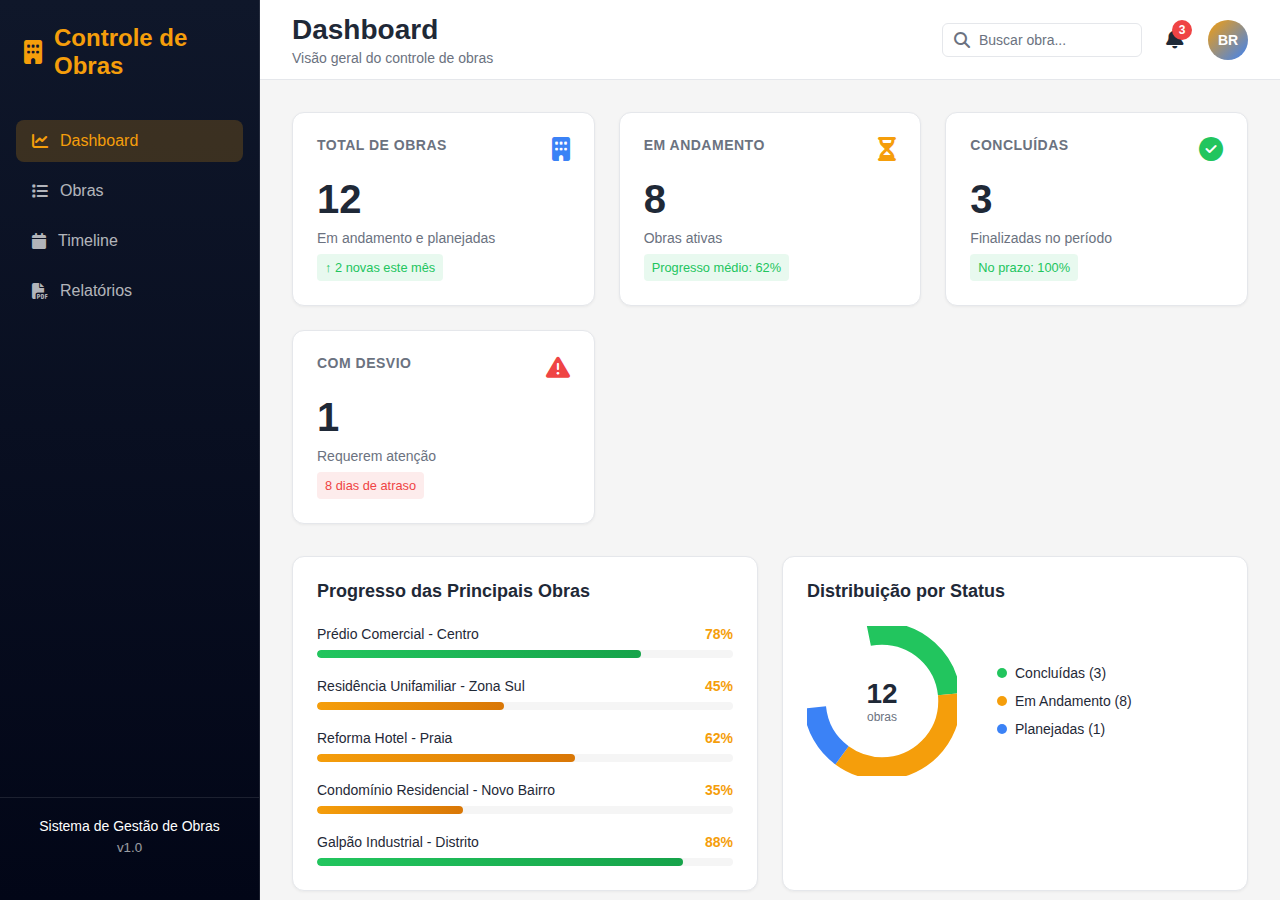
<file: dashboard-obras/index.html>
<!DOCTYPE html>
<html lang="pt-BR">
<head>
  <meta charset="UTF-8">
  <meta name="viewport" content="width=device-width, initial-scale=1.0">
  <title>Dashboard de Controle de Obras</title>
  <link rel="stylesheet" href="https://cdnjs.cloudflare.com/ajax/libs/font-awesome/6.4.0/css/all.min.css">
  <link rel="stylesheet" href="style.css">
</head>
<body>
  <div class="container">
    <!-- Sidebar -->
    <aside class="sidebar">
      <div class="logo">
        <i class="fas fa-building"></i>
        <span>Controle de Obras</span>
      </div>
      <nav class="menu">
        <a href="#" class="menu-item active" data-page="overview">
          <i class="fas fa-chart-line"></i> Dashboard
        </a>
        <a href="#" class="menu-item" data-page="obras">
          <i class="fas fa-list"></i> Obras
        </a>
        <a href="#" class="menu-item" data-page="timeline">
          <i class="fas fa-calendar"></i> Timeline
        </a>
        <a href="#" class="menu-item" data-page="relatorios">
          <i class="fas fa-file-pdf"></i> Relatórios
        </a>
      </nav>
      <div class="sidebar-footer">
        <p>Sistema de Gestão de Obras</p>
        <small>v1.0</small>
      </div>
    </aside>

    <!-- Main Content -->
    <main class="main">
      <!-- Top Bar -->
      <header class="topbar">
        <div class="topbar-left">
          <h1 id="pageTitle">Dashboard</h1>
          <p id="pageSubtitle">Visão geral do controle de obras</p>
        </div>
        <div class="topbar-right">
          <div class="search-box">
            <i class="fas fa-search"></i>
            <input type="text" placeholder="Buscar obra...">
          </div>
          <button class="btn-icon">
            <i class="fas fa-bell"></i>
            <span class="badge">3</span>
          </button>
          <div class="user-avatar">BR</div>
        </div>
      </header>

      <!-- Page Content -->
      <div class="content">
        <!-- Overview Page -->
        <div id="overview" class="page active">
          <!-- KPI Cards -->
          <div class="kpi-grid">
            <div class="kpi-card total">
              <div class="kpi-header">
                <h3>Total de Obras</h3>
                <i class="fas fa-building"></i>
              </div>
              <div class="kpi-value">12</div>
              <div class="kpi-subtitle">Em andamento e planejadas</div>
              <div class="kpi-trend">↑ 2 novas este mês</div>
            </div>

            <div class="kpi-card em-andamento">
              <div class="kpi-header">
                <h3>Em Andamento</h3>
                <i class="fas fa-hourglass-half"></i>
              </div>
              <div class="kpi-value">8</div>
              <div class="kpi-subtitle">Obras ativas</div>
              <div class="kpi-trend">Progresso médio: 62%</div>
            </div>

            <div class="kpi-card concluido">
              <div class="kpi-header">
                <h3>Concluídas</h3>
                <i class="fas fa-check-circle"></i>
              </div>
              <div class="kpi-value">3</div>
              <div class="kpi-subtitle">Finalizadas no período</div>
              <div class="kpi-trend">No prazo: 100%</div>
            </div>

            <div class="kpi-card atrasado">
              <div class="kpi-header">
                <h3>Com Desvio</h3>
                <i class="fas fa-exclamation-triangle"></i>
              </div>
              <div class="kpi-value">1</div>
              <div class="kpi-subtitle">Requerem atenção</div>
              <div class="kpi-trend">8 dias de atraso</div>
            </div>
          </div>

          <!-- Charts Section -->
          <div class="charts-grid">
            <!-- Progress Chart -->
            <div class="chart-card">
              <h3>Progresso das Principais Obras</h3>
              <div class="progress-list">
                <div class="progress-item">
                  <div class="progress-header">
                    <span class="progress-name">Prédio Comercial - Centro</span>
                    <span class="progress-percent">78%</span>
                  </div>
                  <div class="progress-bar">
                    <div class="progress-fill concluido" style="width: 78%"></div>
                  </div>
                </div>

                <div class="progress-item">
                  <div class="progress-header">
                    <span class="progress-name">Residência Unifamiliar - Zona Sul</span>
                    <span class="progress-percent">45%</span>
                  </div>
                  <div class="progress-bar">
                    <div class="progress-fill em-andamento" style="width: 45%"></div>
                  </div>
                </div>

                <div class="progress-item">
                  <div class="progress-header">
                    <span class="progress-name">Reforma Hotel - Praia</span>
                    <span class="progress-percent">62%</span>
                  </div>
                  <div class="progress-bar">
                    <div class="progress-fill em-andamento" style="width: 62%"></div>
                  </div>
                </div>

                <div class="progress-item">
                  <div class="progress-header">
                    <span class="progress-name">Condomínio Residencial - Novo Bairro</span>
                    <span class="progress-percent">35%</span>
                  </div>
                  <div class="progress-bar">
                    <div class="progress-fill em-andamento" style="width: 35%"></div>
                  </div>
                </div>

                <div class="progress-item">
                  <div class="progress-header">
                    <span class="progress-name">Galpão Industrial - Distrito</span>
                    <span class="progress-percent">88%</span>
                  </div>
                  <div class="progress-bar">
                    <div class="progress-fill concluido" style="width: 88%"></div>
                  </div>
                </div>
              </div>
            </div>

            <!-- Status Chart -->
            <div class="chart-card">
              <h3>Distribuição por Status</h3>
              <div class="status-chart">
                <div class="chart-donut">
                  <svg viewBox="0 0 100 100">
                    <circle cx="50" cy="50" r="45" fill="none" stroke="#22c55e" stroke-width="15" stroke-dasharray="65.97 207.35" stroke-dashoffset="0"></circle>
                    <circle cx="50" cy="50" r="45" fill="none" stroke="#f59e0b" stroke-width="15" stroke-dasharray="103.68 207.35" stroke-dashoffset="-65.97"></circle>
                    <circle cx="50" cy="50" r="45" fill="none" stroke="#3b82f6" stroke-width="15" stroke-dasharray="37.7 207.35" stroke-dashoffset="-169.65"></circle>
                  </svg>
                  <div class="chart-center">
                    <span class="chart-label">12</span>
                    <small>obras</small>
                  </div>
                </div>
                <div class="chart-legend">
                  <div class="legend-item">
                    <span class="legend-dot" style="background: #22c55e;"></span>
                    <span>Concluídas (3)</span>
                  </div>
                  <div class="legend-item">
                    <span class="legend-dot" style="background: #f59e0b;"></span>
                    <span>Em Andamento (8)</span>
                  </div>
                  <div class="legend-item">
                    <span class="legend-dot" style="background: #3b82f6;"></span>
                    <span>Planejadas (1)</span>
                  </div>
                </div>
              </div>
            </div>
          </div>

          <!-- Latest Updates -->
          <div class="chart-card full-width">
            <h3>Atualizações Recentes</h3>
            <div class="timeline">
              <div class="timeline-item">
                <div class="timeline-dot" style="background: #22c55e;"></div>
                <div class="timeline-content">
                  <h4>Prédio Comercial - Centro</h4>
                  <p>Conclusão da estrutura metálica</p>
                  <span class="timeline-time">Hoje, 14:30</span>
                </div>
              </div>
              <div class="timeline-item">
                <div class="timeline-dot" style="background: #f59e0b;"></div>
                <div class="timeline-content">
                  <h4>Reforma Hotel - Praia</h4>
                  <p>Inspeção de segurança realizada</p>
                  <span class="timeline-time">Ontem, 10:15</span>
                </div>
              </div>
              <div class="timeline-item">
                <div class="timeline-dot" style="background: #ef4444;"></div>
                <div class="timeline-content">
                  <h4>Condomínio Residencial - Novo Bairro</h4>
                  <p>Atraso identificado - Reunião agendada</p>
                  <span class="timeline-time">2 dias atrás</span>
                </div>
              </div>
              <div class="timeline-item">
                <div class="timeline-dot" style="background: #3b82f6;"></div>
                <div class="timeline-content">
                  <h4>Galpão Industrial - Distrito</h4>
                  <p>Aprovação da documentação finalizada</p>
                  <span class="timeline-time">3 dias atrás</span>
                </div>
              </div>
            </div>
          </div>
        </div>

        <!-- Obras Page -->
        <div id="obras" class="page">
          <div class="filter-bar">
            <div class="filter-group">
              <select id="filterStatus">
                <option value="">Todos os Status</option>
                <option value="concluido">Concluídas</option>
                <option value="em-andamento">Em Andamento</option>
                <option value="planejado">Planejadas</option>
              </select>
              <input type="text" placeholder="Buscar por nome..." id="filterSearch">
            </div>
            <button class="btn-primary">+ Nova Obra</button>
          </div>

          <div class="obras-grid" id="obrasList"></div>
        </div>

        <!-- Timeline Page -->
        <div id="timeline" class="page">
          <div class="timeline-container">
            <h2>Cronograma de Obras</h2>
            <div class="gantt-chart" id="ganttChart"></div>
          </div>
        </div>

        <!-- Relatórios Page -->
        <div id="relatorios" class="page">
          <div class="relatorios-container">
            <h2>Relatórios</h2>
            <div class="relatorios-grid">
              <div class="relatorio-card">
                <i class="fas fa-file-pdf"></i>
                <h3>Relatório Mensal</h3>
                <p>Janeiro 2026</p>
                <button class="btn-secondary">Gerar</button>
              </div>
              <div class="relatorio-card">
                <i class="fas fa-chart-bar"></i>
                <h3>Análise de Progresso</h3>
                <p>Todas as obras</p>
                <button class="btn-secondary">Gerar</button>
              </div>
              <div class="relatorio-card">
                <i class="fas fa-exclamation-circle"></i>
                <h3>Obras em Desvio</h3>
                <p>Com atrasos</p>
                <button class="btn-secondary">Gerar</button>
              </div>
            </div>
          </div>
        </div>
      </div>
    </main>
  </div>

  <script src="app.js"></script>
</body>
</html>
</file>
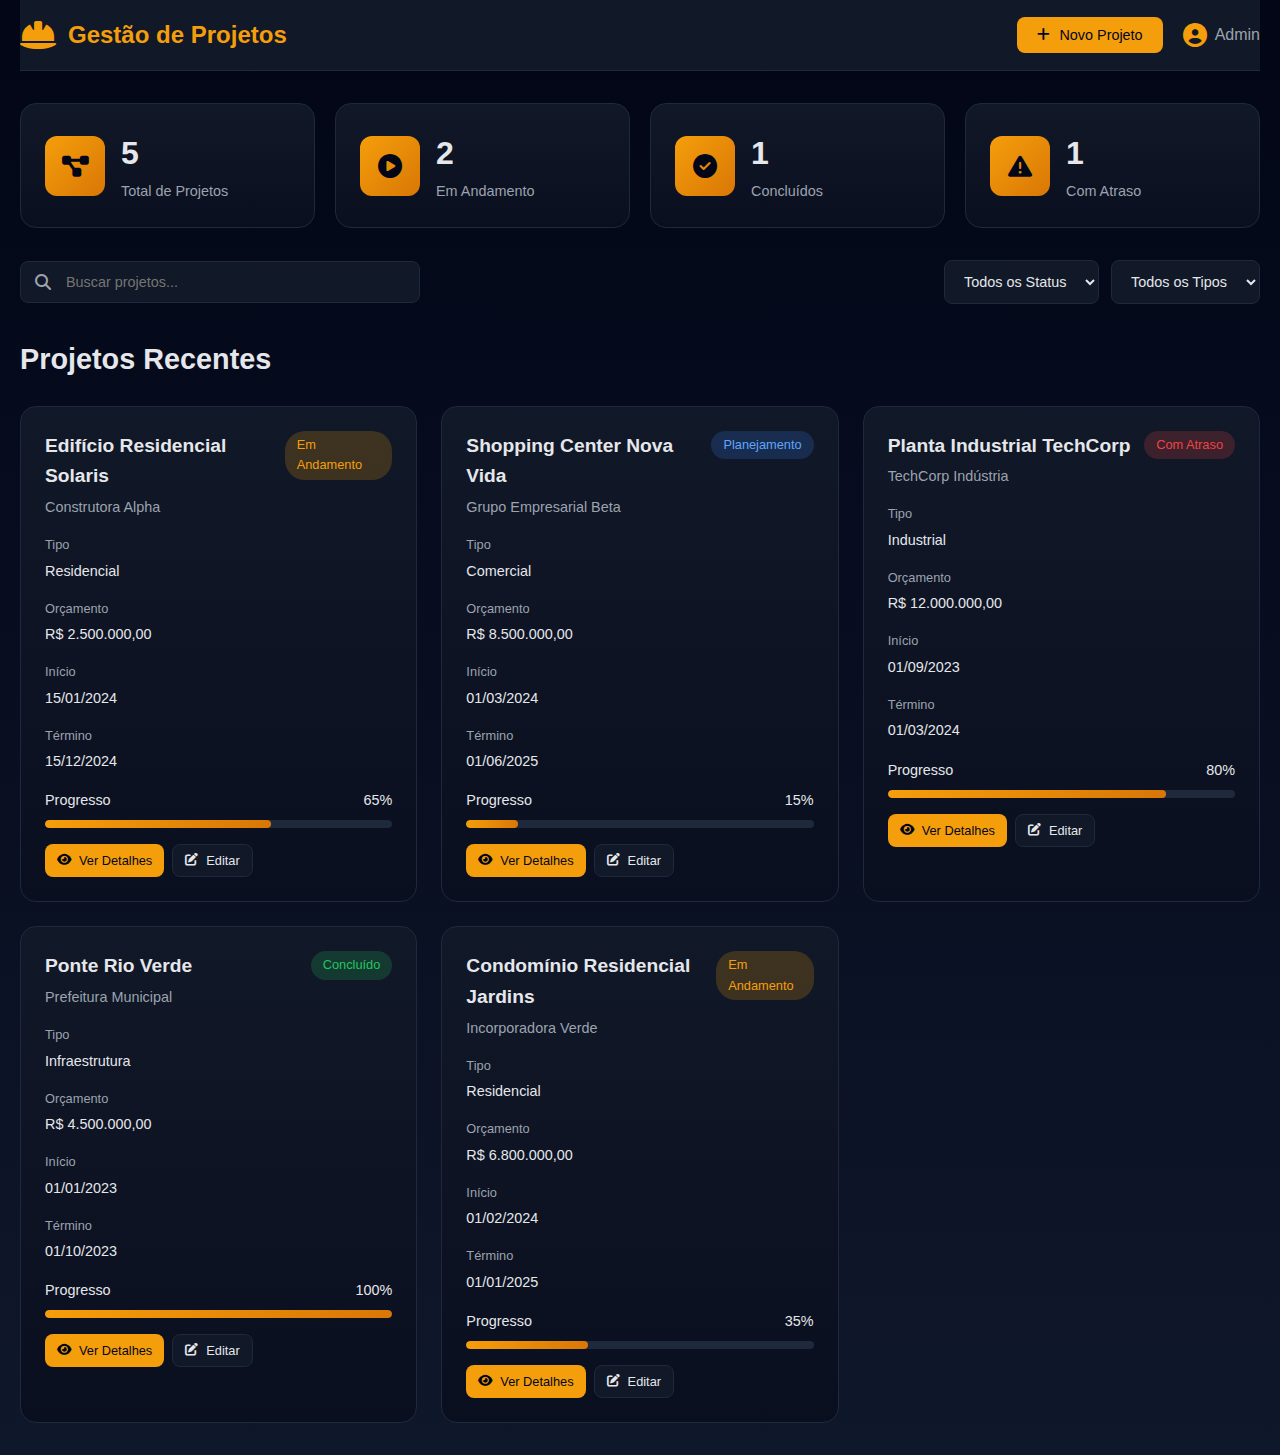
<file: sistema-gestao-projetos/index.html>
<!DOCTYPE html>
<html lang="pt-BR">
<head>
  <meta charset="UTF-8">
  <meta name="viewport" content="width=device-width, initial-scale=1.0">
  <title>Sistema de Gestão de Projetos - Engenharia Civil</title>
  <link rel="stylesheet" href="https://cdnjs.cloudflare.com/ajax/libs/font-awesome/6.4.0/css/all.min.css">
  <link rel="stylesheet" href="style.css">
</head>
<body>
  <div class="container">
    <!-- Header -->
    <header class="header">
      <div class="header-content">
        <div class="logo">
          <i class="fas fa-hard-hat"></i>
          <span>Gestão de Projetos</span>
        </div>
        <div class="header-actions">
          <button class="btn btn-primary" onclick="openModal('novoProjeto')">
            <i class="fas fa-plus"></i> Novo Projeto
          </button>
          <div class="user-menu">
            <i class="fas fa-user-circle"></i>
            <span>Admin</span>
          </div>
        </div>
      </div>
    </header>

    <!-- Main Content -->
    <main class="main">
      <!-- Dashboard Stats -->
      <section class="stats-grid">
        <div class="stat-card">
          <div class="stat-icon">
            <i class="fas fa-project-diagram"></i>
          </div>
          <div class="stat-content">
            <h3 id="totalProjetos">12</h3>
            <p>Total de Projetos</p>
          </div>
        </div>
        <div class="stat-card">
          <div class="stat-icon">
            <i class="fas fa-play-circle"></i>
          </div>
          <div class="stat-content">
            <h3 id="projetosAndamento">5</h3>
            <p>Em Andamento</p>
          </div>
        </div>
        <div class="stat-card">
          <div class="stat-icon">
            <i class="fas fa-check-circle"></i>
          </div>
          <div class="stat-content">
            <h3 id="projetosConcluidos">7</h3>
            <p>Concluídos</p>
          </div>
        </div>
        <div class="stat-card">
          <div class="stat-icon">
            <i class="fas fa-exclamation-triangle"></i>
          </div>
          <div class="stat-content">
            <h3 id="projetosAtrasados">2</h3>
            <p>Com Atraso</p>
          </div>
        </div>
      </section>

      <!-- Filters and Search -->
      <section class="filters">
        <div class="search-box">
          <i class="fas fa-search"></i>
          <input type="text" id="searchInput" placeholder="Buscar projetos..." onkeyup="filtrarProjetos()">
        </div>
        <div class="filter-options">
          <select id="statusFilter" onchange="filtrarProjetos()">
            <option value="">Todos os Status</option>
            <option value="planejamento">Planejamento</option>
            <option value="andamento">Em Andamento</option>
            <option value="concluido">Concluído</option>
            <option value="atrasado">Com Atraso</option>
          </select>
          <select id="tipoFilter" onchange="filtrarProjetos()">
            <option value="">Todos os Tipos</option>
            <option value="residencial">Residencial</option>
            <option value="comercial">Comercial</option>
            <option value="industrial">Industrial</option>
            <option value="infraestrutura">Infraestrutura</option>
          </select>
        </div>
      </section>

      <!-- Projects Grid -->
      <section class="projects-section">
        <h2>Projetos Recentes</h2>
        <div class="projects-grid" id="projectsGrid">
          <!-- Projects will be dynamically loaded here -->
        </div>
      </section>
    </main>
  </div>

  <!-- Modal Novo Projeto -->
  <div id="novoProjeto" class="modal">
    <div class="modal-content">
      <div class="modal-header">
        <h2>Novo Projeto</h2>
        <span class="close" onclick="closeModal('novoProjeto')">&times;</span>
      </div>
      <form id="formNovoProjeto" onsubmit="salvarProjeto(event)">
        <div class="form-group">
          <label for="nomeProjeto">Nome do Projeto</label>
          <input type="text" id="nomeProjeto" required>
        </div>
        <div class="form-group">
          <label for="cliente">Cliente</label>
          <input type="text" id="cliente" required>
        </div>
        <div class="form-group">
          <label for="tipo">Tipo de Obra</label>
          <select id="tipo" required>
            <option value="">Selecione...</option>
            <option value="residencial">Residencial</option>
            <option value="comercial">Comercial</option>
            <option value="industrial">Industrial</option>
            <option value="infraestrutura">Infraestrutura</option>
          </select>
        </div>
        <div class="form-group">
          <label for="orcamento">Orçamento (R$)</label>
          <input type="text" id="orcamento" placeholder="R$ 0.000,00" required>
        </div>
        <div class="form-group">
          <label for="dataInicio">Data de Início</label>
          <input type="date" id="dataInicio" required>
        </div>
        <div class="form-group">
          <label for="dataFim">Data Prevista</label>
          <input type="date" id="dataFim" required>
        </div>
        <div class="form-group">
          <label for="descricao">Descrição</label>
          <textarea id="descricao" rows="3"></textarea>
        </div>
        <div class="form-actions">
          <button type="button" class="btn btn-secondary" onclick="closeModal('novoProjeto')">Cancelar</button>
          <button type="submit" class="btn btn-primary">Salvar Projeto</button>
        </div>
      </form>
    </div>
  </div>

  <!-- Modal Detalhes do Projeto -->
  <div id="detalhesProjeto" class="modal">
    <div class="modal-content modal-large">
      <div class="modal-header">
        <h2 id="modalProjectTitle">Detalhes do Projeto</h2>
        <span class="close" onclick="closeModal('detalhesProjeto')">&times;</span>
      </div>
      <div class="modal-body">
        <div class="project-details">
          <div class="project-info">
            <div class="info-group">
              <label>Cliente:</label>
              <span id="detailCliente"></span>
            </div>
            <div class="info-group">
              <label>Tipo:</label>
              <span id="detailTipo"></span>
            </div>
            <div class="info-group">
              <label>Orçamento:</label>
              <span id="detailOrcamento"></span>
            </div>
            <div class="info-group">
              <label>Status:</label>
              <span id="detailStatus"></span>
            </div>
            <div class="info-group">
              <label>Progresso:</label>
              <div class="progress-bar">
                <div class="progress-fill" id="detailProgress"></div>
              </div>
              <span id="detailProgressText"></span>
            </div>
          </div>
          
          <div class="project-tabs">
            <div class="tab-buttons">
              <button class="tab-btn active" onclick="switchTab('etapas')">Etapas</button>
              <button class="tab-btn" onclick="switchTab('documentos')">Documentos</button>
              <button class="tab-btn" onclick="switchTab('equipe')">Equipe</button>
            </div>
            
            <div class="tab-content">
              <div id="etapas" class="tab-pane active">
                <div class="etapas-list" id="etapasList">
                  <!-- Etapas will be loaded here -->
                </div>
                <button class="btn btn-secondary" onclick="adicionarEtapa()">
                  <i class="fas fa-plus"></i> Adicionar Etapa
                </button>
              </div>
              
              <div id="documentos" class="tab-pane">
                <div class="documentos-list" id="documentosList">
                  <!-- Documentos will be loaded here -->
                </div>
                <button class="btn btn-secondary" onclick="adicionarDocumento()">
                  <i class="fas fa-upload"></i> Upload Documento
                </button>
              </div>
              
              <div id="equipe" class="tab-pane">
                <div class="equipe-list" id="equipeList">
                  <!-- Equipe will be loaded here -->
                </div>
                <button class="btn btn-secondary" onclick="adicionarMembro()">
                  <i class="fas fa-user-plus"></i> Adicionar Membro
                </button>
              </div>
            </div>
          </div>
        </div>
      </div>
    </div>
  </div>

  <script src="script.js"></script>
</body>
</html>
</file>
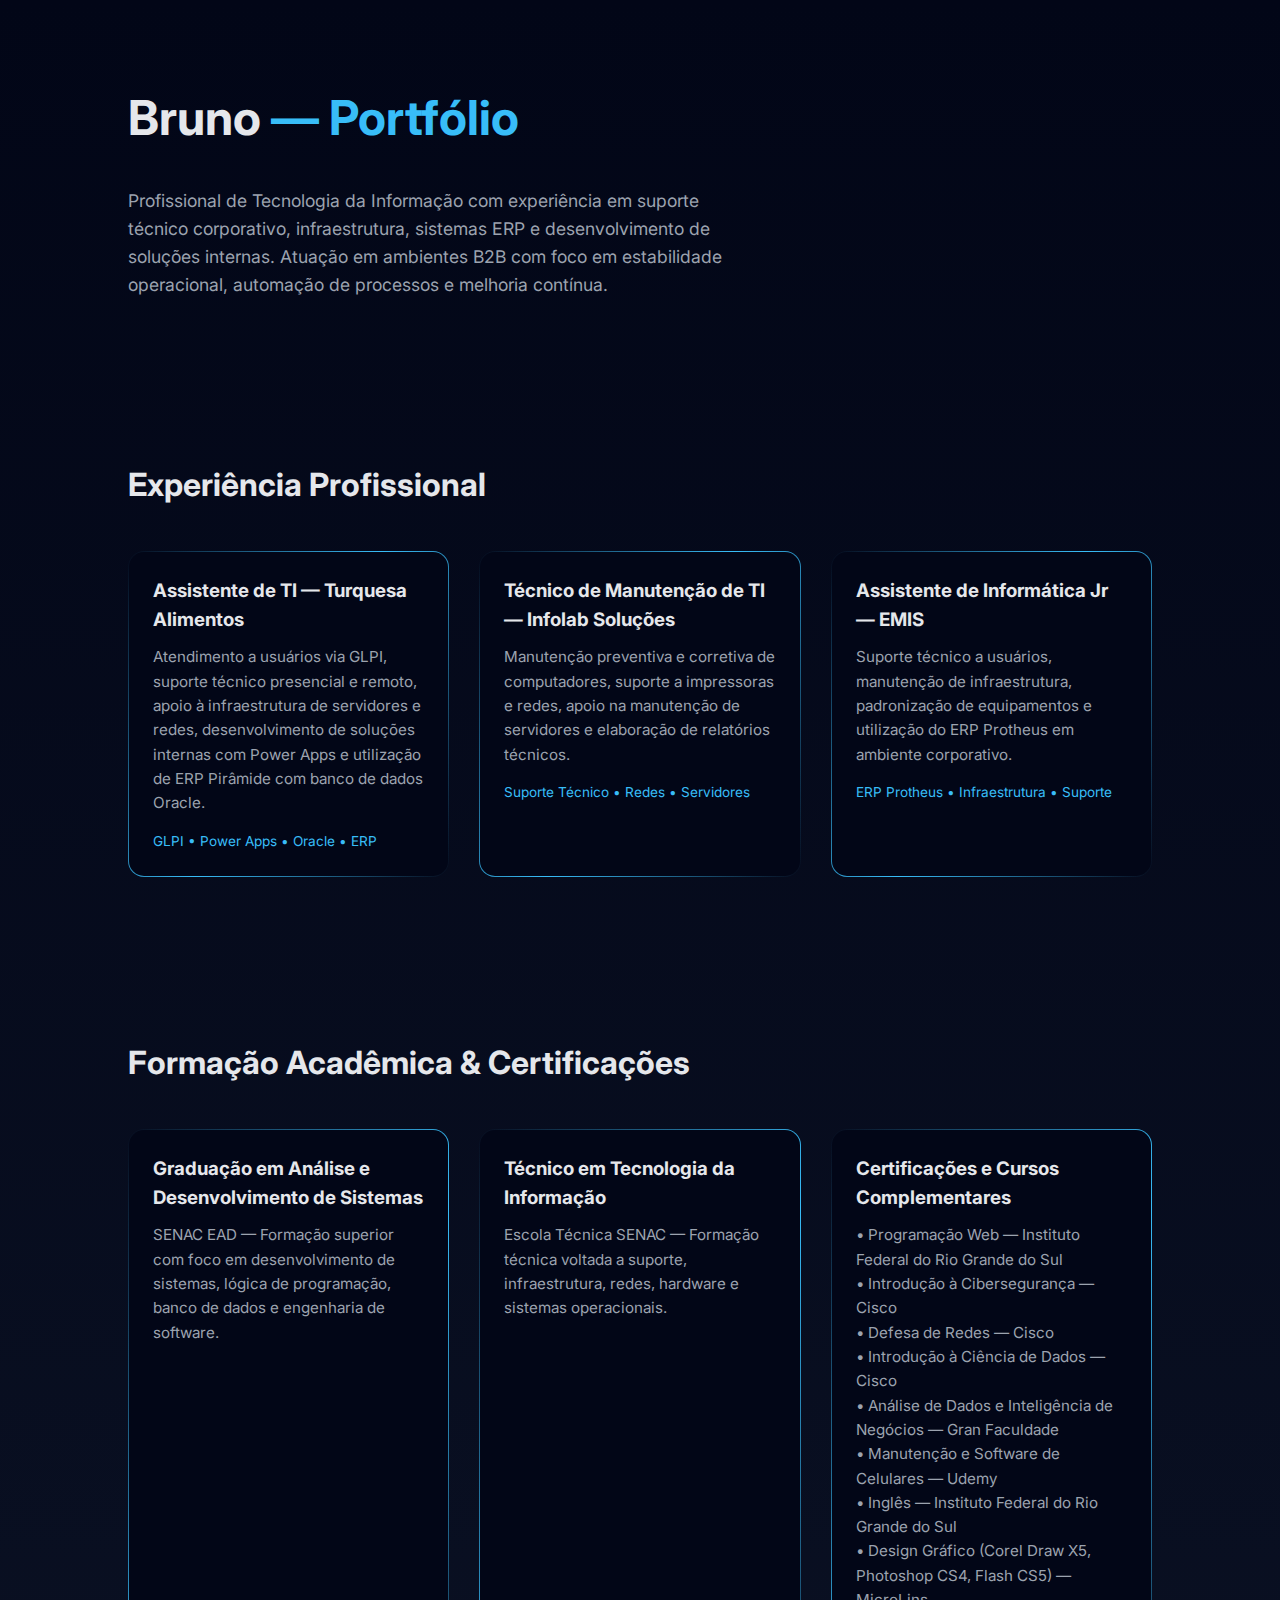
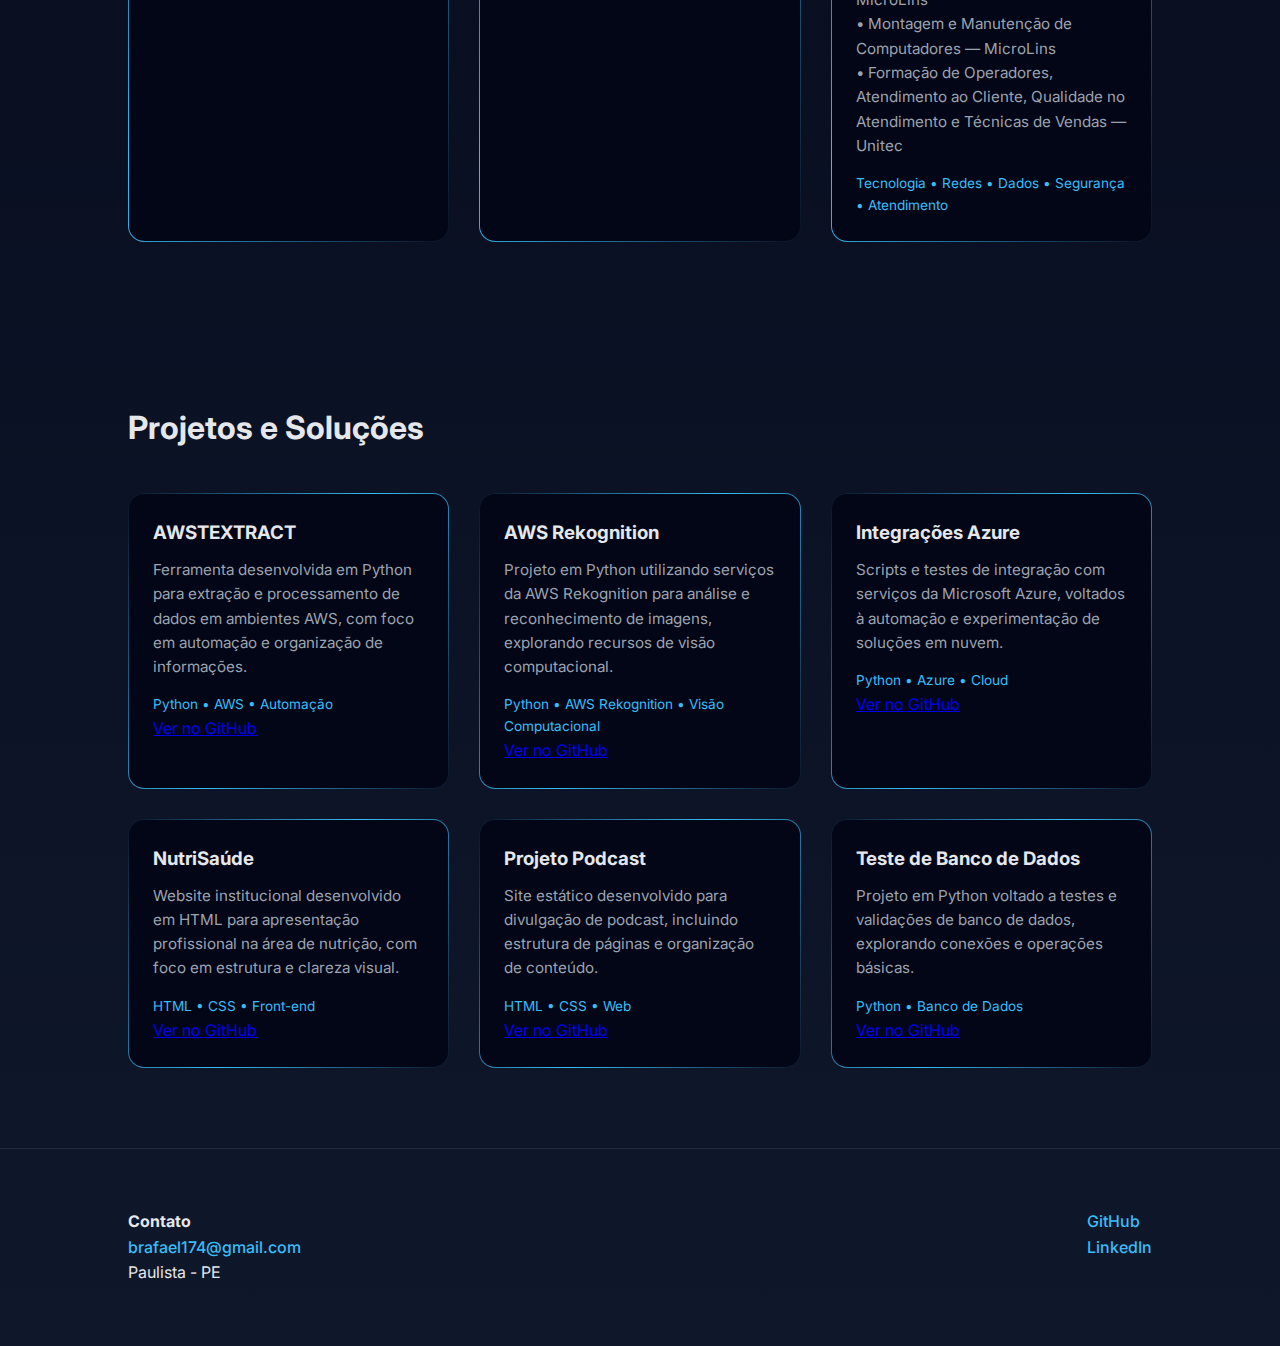
<file: portfolio bruno.html>
<!DOCTYPE html>
<html lang="pt-BR">
<head>
  <meta charset="UTF-8" />
  <meta name="description" content="Portfólio profissional de Bruno Rafael, Analista de TI com experiência em suporte corporativo, infraestrutura, ERP, cloud (AWS e Azure), automação e soluções B2B." />
  <meta name="keywords" content="Analista de TI, Suporte Técnico, Infraestrutura, ERP, AWS, Azure, Power Apps, Oracle, Portfólio TI" />
  <meta name="author" content="Bruno Rafael" />
  <meta name="viewport" content="width=device-width, initial-scale=1.0" />
  <title>Bruno Rafael | Analista de TI • Suporte Corporativo • Cloud</title>
  <link rel="preconnect" href="https://fonts.googleapis.com">
  <link rel="preconnect" href="https://fonts.gstatic.com" crossorigin>
  <link href="https://fonts.googleapis.com/css2?family=Inter:wght@300;400;500;600;700&display=swap" rel="stylesheet">
  <style>
    :root {
      --bg: #0f172a;
      --card: #111827;
      --primary: #38bdf8;
      --text: #e5e7eb;
      --muted: #9ca3af;
    }
    * { margin: 0; padding: 0; box-sizing: border-box; }
    body {
      font-family: 'Inter', sans-serif;
      background: linear-gradient(180deg, #020617, #0f172a);
      color: var(--text);
      line-height: 1.6;
    }
    header {
      padding: 80px 10%;
      display: grid;
      gap: 30px;
    }
    header h1 {
      font-size: 3rem;
      font-weight: 700;
    }
    header span {
      color: var(--primary);
    }
    header p {
      max-width: 600px;
      color: var(--muted);
      font-size: 1.1rem;
    }
    section {
      padding: 80px 10%;
    }
    h2 {
      font-size: 2rem;
      margin-bottom: 40px;
    }
    .projects {
      display: grid;
      grid-template-columns: repeat(auto-fit, minmax(280px, 1fr));
      gap: 30px;
    }
    .card {
      background: linear-gradient(180deg, #020617, #020617) padding-box,
                  linear-gradient(120deg, transparent, var(--primary), transparent) border-box;
      border: 1px solid transparent;
      border-radius: 16px;
      padding: 24px;
      transition: transform 0.3s ease, box-shadow 0.3s ease;
    }
    .card:hover {
      transform: translateY(-6px);
      box-shadow: 0 20px 40px rgba(56,189,248,0.15);
    }
    .card h3 {
      margin-bottom: 10px;
    }
    .card p {
      color: var(--muted);
      font-size: 0.95rem;
    }
    .tech {
      margin-top: 15px;
      font-size: 0.85rem;
      color: var(--primary);
    }
    footer {
      padding: 60px 10%;
      border-top: 1px solid #1e293b;
      display: flex;
      justify-content: space-between;
      flex-wrap: wrap;
      gap: 20px;
    }
    footer a {
      color: var(--primary);
      text-decoration: none;
      font-weight: 500;
    }
  </style>
</head>
<body>
<!-- SEO: estrutura semântica otimizada / Performance: layout leve e responsivo -->

  <header role="banner">
    <h1>Bruno <span>— Portfólio</span></h1>
    <p>
      Profissional de Tecnologia da Informação com experiência em suporte técnico corporativo,
      infraestrutura, sistemas ERP e desenvolvimento de soluções internas. Atuação em ambientes
      B2B com foco em estabilidade operacional, automação de processos e melhoria contínua.
    </p>
  </header>

  <section role="region">
    <h2>Experiência Profissional</h2>
    <div class="projects">
      <div class="card">
        <h3>Assistente de TI — Turquesa Alimentos</h3>
        <p>Atendimento a usuários via GLPI, suporte técnico presencial e remoto, apoio à infraestrutura de servidores e redes, desenvolvimento de soluções internas com Power Apps e utilização de ERP Pirâmide com banco de dados Oracle.</p>
        <div class="tech">GLPI • Power Apps • Oracle • ERP</div>
      </div>
      <div class="card">
        <h3>Técnico de Manutenção de TI — Infolab Soluções</h3>
        <p>Manutenção preventiva e corretiva de computadores, suporte a impressoras e redes, apoio na manutenção de servidores e elaboração de relatórios técnicos.</p>
        <div class="tech">Suporte Técnico • Redes • Servidores</div>
      </div>
      <div class="card">
        <h3>Assistente de Informática Jr — EMIS</h3>
        <p>Suporte técnico a usuários, manutenção de infraestrutura, padronização de equipamentos e utilização do ERP Protheus em ambiente corporativo.</p>
        <div class="tech">ERP Protheus • Infraestrutura • Suporte</div>
      </div>
    </div>
  </section>

  <section role="region">
    <h2>Formação Acadêmica & Certificações</h2>
    <div class="projects">
      <div class="card">
        <h3>Graduação em Análise e Desenvolvimento de Sistemas</h3>
        <p>SENAC EAD — Formação superior com foco em desenvolvimento de sistemas, lógica de programação, banco de dados e engenharia de software.</p>
      </div>
      <div class="card">
        <h3>Técnico em Tecnologia da Informação</h3>
        <p>Escola Técnica SENAC — Formação técnica voltada a suporte, infraestrutura, redes, hardware e sistemas operacionais.</p>
      </div>
      <div class="card">
        <h3>Certificações e Cursos Complementares</h3>
        <p>
          • Programação Web — Instituto Federal do Rio Grande do Sul<br />
          • Introdução à Cibersegurança — Cisco<br />
          • Defesa de Redes — Cisco<br />
          • Introdução à Ciência de Dados — Cisco<br />
          • Análise de Dados e Inteligência de Negócios — Gran Faculdade<br />
          • Manutenção e Software de Celulares — Udemy<br />
          • Inglês — Instituto Federal do Rio Grande do Sul<br />
          • Design Gráfico (Corel Draw X5, Photoshop CS4, Flash CS5) — MicroLins<br />
          • Montagem e Manutenção de Computadores — MicroLins<br />
          • Formação de Operadores, Atendimento ao Cliente, Qualidade no Atendimento e Técnicas de Vendas — Unitec
        </p>
        <div class="tech">Tecnologia • Redes • Dados • Segurança • Atendimento</div>
      </div>
    </div>
  </section>

  <section role="region">
    <h2>Projetos e Soluções</h2>
    <div class="projects">
      <div class="card">
        <h3>AWSTEXTRACT</h3>
        <p>Ferramenta desenvolvida em Python para extração e processamento de dados em ambientes AWS, com foco em automação e organização de informações.</p>
        <div class="tech">Python • AWS • Automação</div>
        <a href="https://github.com/Brunorsimas/AWSTEXTRACT">Ver no GitHub</a>
      </div>
      <div class="card">
        <h3>AWS Rekognition</h3>
        <p>Projeto em Python utilizando serviços da AWS Rekognition para análise e reconhecimento de imagens, explorando recursos de visão computacional.</p>
        <div class="tech">Python • AWS Rekognition • Visão Computacional</div>
        <a href="https://github.com/Brunorsimas/AWS-Rekognition">Ver no GitHub</a>
      </div>
      <div class="card">
        <h3>Integrações Azure</h3>
        <p>Scripts e testes de integração com serviços da Microsoft Azure, voltados à automação e experimentação de soluções em nuvem.</p>
        <div class="tech">Python • Azure • Cloud</div>
        <a href="https://github.com/Brunorsimas/Azure">Ver no GitHub</a>
      </div>
      <div class="card">
        <h3>NutriSaúde</h3>
        <p>Website institucional desenvolvido em HTML para apresentação profissional na área de nutrição, com foco em estrutura e clareza visual.</p>
        <div class="tech">HTML • CSS • Front-end</div>
        <a href="https://github.com/Brunorsimas/NutriSa-de">Ver no GitHub</a>
      </div>
      <div class="card">
        <h3>Projeto Podcast</h3>
        <p>Site estático desenvolvido para divulgação de podcast, incluindo estrutura de páginas e organização de conteúdo.</p>
        <div class="tech">HTML • CSS • Web</div>
        <a href="https://github.com/Brunorsimas/Projeto-Podcast">Ver no GitHub</a>
      </div>
      <div class="card">
        <h3>Teste de Banco de Dados</h3>
        <p>Projeto em Python voltado a testes e validações de banco de dados, explorando conexões e operações básicas.</p>
        <div class="tech">Python • Banco de Dados</div>
        <a href="https://github.com/Brunorsimas/Teste-de-Banco.DIO">Ver no GitHub</a>
      </div>
    </div>
  </section>

  <footer role="contentinfo">
    <div>
      <strong>Contato</strong><br />
      <a href="mailto:brafael174@gmail.com">brafael174@gmail.com</a><br />
      <span>Paulista - PE</span>
    </div>
    <div>
      <a href="https://github.com/Brunorsimas">GitHub</a><br />
      <a href="https://www.linkedin.com/in/bruno-rafael-95b781186/">LinkedIn</a>
    </div>
  </footer>

</body>
</html>
</file>
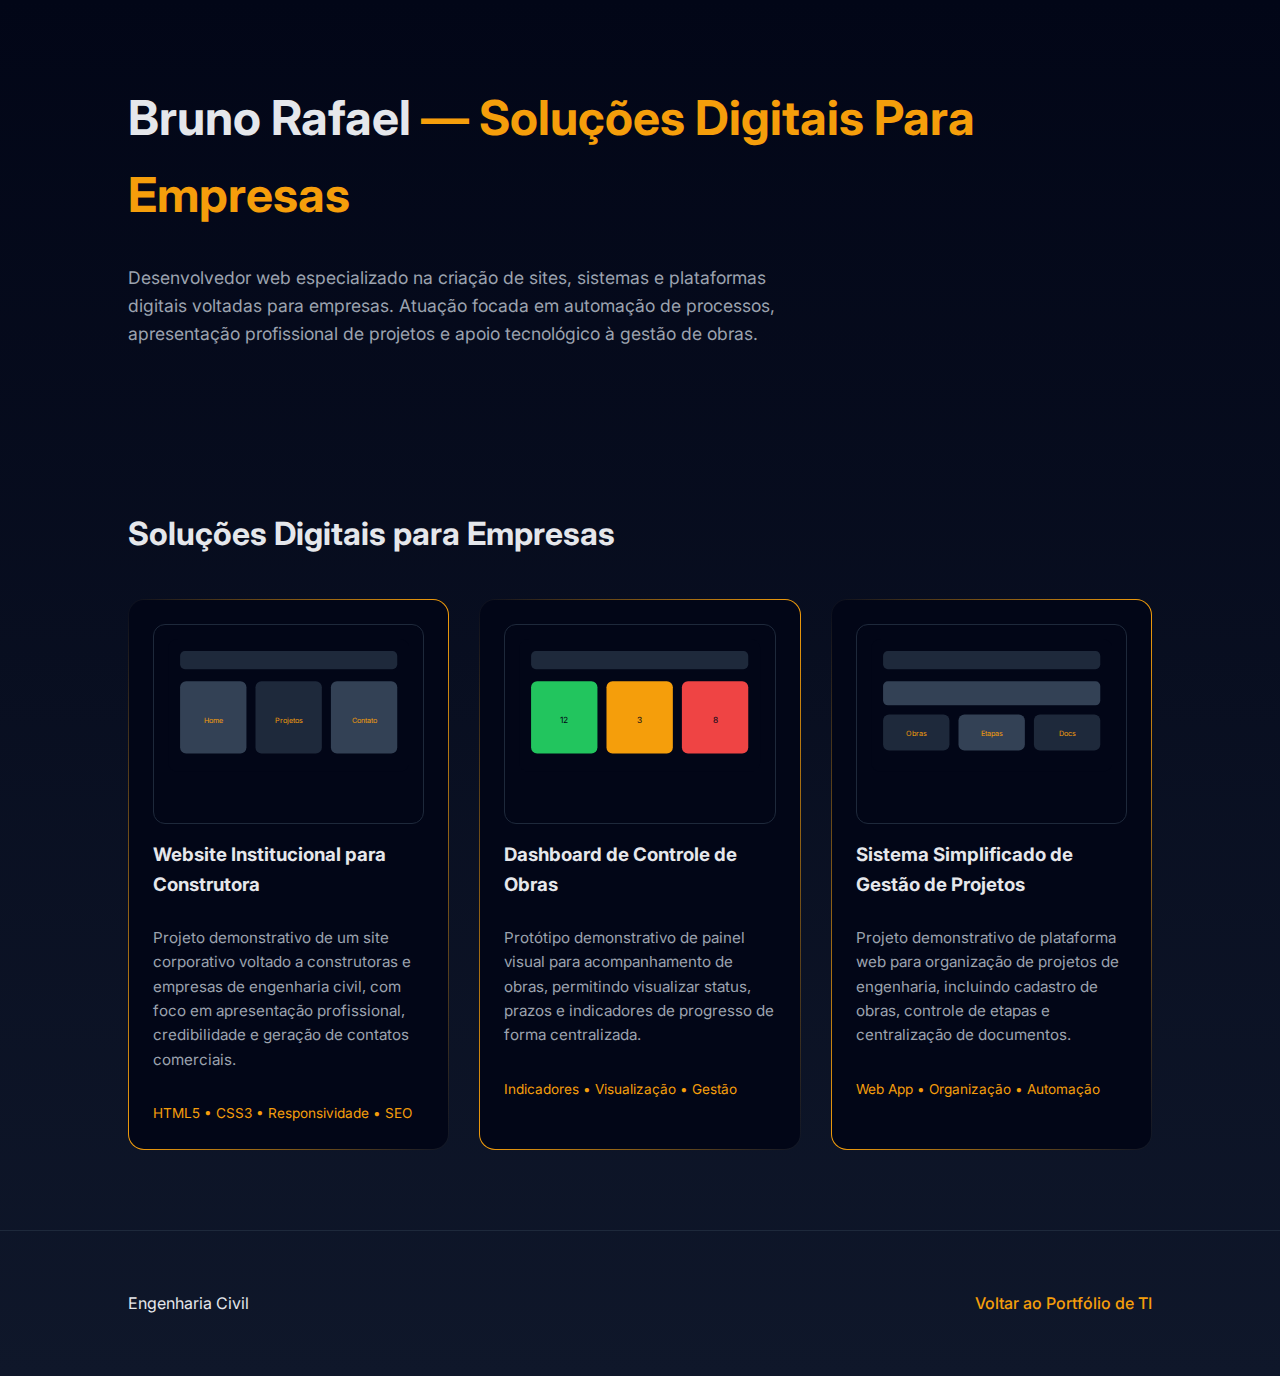
<file: portfolio_engenharia.html>
<!DOCTYPE html>
<html lang="pt-BR">
<head>
  <meta charset="UTF-8" />
  <meta name="description" content="Portfólio de Bruno Rafael como desenvolvedor de sites e plataformas digitais para empresas de Engenharia Civil, focado em soluções web, sistemas e automação para o setor." />
  <meta name="keywords" content="Engenharia Civil, Projetos Civis, Portfólio Engenharia, Obras, Planejamento, Estruturas" />
  <meta name="author" content="Bruno Rafael" />
  <meta name="viewport" content="width=device-width, initial-scale=1.0" />
  <title>Bruno Rafael | Desenvolvedor Web para Engenharia Civil</title>
  <link rel="preconnect" href="https://fonts.googleapis.com">
  <link rel="preconnect" href="https://fonts.gstatic.com" crossorigin>
  <link href="https://fonts.googleapis.com/css2?family=Inter:wght@300;400;500;600;700&display=swap" rel="stylesheet">
  <style>
    :root {
      --bg: #0f172a;
      --card: #111827;
      --primary: #f59e0b;
      --text: #e5e7eb;
      --muted: #9ca3af;
    }
    * { margin: 0; padding: 0; box-sizing: border-box; }
    body {
      font-family: 'Inter', sans-serif;
      background: linear-gradient(180deg, #020617, #0f172a);
      color: var(--text);
      line-height: 1.6;
    }
    header {
      padding: 80px 10%;
      display: grid;
      gap: 30px;
    }
    header h1 {
      font-size: 3rem;
      font-weight: 700;
    }
    header span {
      color: var(--primary);
    }
    header p {
      max-width: 650px;
      color: var(--muted);
      font-size: 1.1rem;
    }
    section {
      padding: 80px 10%;
    }
    h2 {
      font-size: 2rem;
      margin-bottom: 40px;
    }
    .projects {
      display: grid;
      grid-template-columns: repeat(auto-fit, minmax(280px, 1fr));
      gap: 30px;
    }
    .card {
      background: linear-gradient(180deg, #020617, #020617) padding-box,
                  linear-gradient(120deg, transparent, var(--primary), transparent) border-box;
      border: 1px solid transparent;
      border-radius: 16px;
      padding: 24px;
      transition: transform 0.3s ease, box-shadow 0.3s ease;
      display: flex;
      flex-direction: column;
      gap: 16px;
    }
    .mockup {
      background: linear-gradient(180deg, #020617, #020617);
      border: 1px solid #1e293b;
      border-radius: 12px;
      padding: 14px;
      height: 200px;
      display: flex;
      flex-direction: column;
      gap: 10px;
    }
    .mockup-header {
      display: flex;
      justify-content: space-between;
      align-items: center;
      font-size: 0.7rem;
      color: var(--muted);
    }
    .mockup-title {
      font-weight: 600;
      color: var(--primary);
      font-size: 0.75rem;
    }
    .mockup-actions {
      display: flex;
      gap: 4px;
    }
    .dot {
      width: 6px;
      height: 6px;
      border-radius: 50%;
      background: #334155;
    }
    .dot.green { background: #22c55e; }
    .dot.yellow { background: #f59e0b; }
    .dot.red { background: #ef4444; }
    .mockup-content {
      display: grid;
      grid-template-columns: repeat(3, 1fr);
      gap: 8px;
      flex: 1;
    }
    .mockup-card {
      background: linear-gradient(180deg, #1e293b, #020617);
      border: 1px solid #334155;
      border-radius: 8px;
      padding: 6px;
      font-size: 0.65rem;
      color: var(--text);
      display: flex;
      flex-direction: column;
      justify-content: center;
      align-items: center;
      text-align: center;
    }
    .mockup-card span {
      font-size: 0.55rem;
      color: var(--muted);
    }
    .mockup-bar {
      height: 12px;
      width: 100%;
      background: #020617;
      border-radius: 6px;
      border: 1px solid #1e293b;
    }
    .mockup-line {
      height: 10px;
      width: 80%;
      background: #1e293b;
      border-radius: 4px;
    }
    .mockup-grid {
      display: grid;
      grid-template-columns: repeat(3, 1fr);
      gap: 6px;
      margin-top: 8px;
    }
    .mockup-box {
      height: 40px;
      background: #1e293b;
      border-radius: 6px;
    }
    .card:hover {
      transform: translateY(-6px);
      box-shadow: 0 20px 40px rgba(245,158,11,0.15);
    }
    .card h3 {
      margin-bottom: 10px;
    }
    .card p {
      color: var(--muted);
      font-size: 0.95rem;
    }
    .tech {
      margin-top: 15px;
      font-size: 0.85rem;
      color: var(--primary);
    }
    footer {
      padding: 60px 10%;
      border-top: 1px solid #1e293b;
      display: flex;
      justify-content: space-between;
      flex-wrap: wrap;
      gap: 20px;
    }
    footer a {
      color: var(--primary);
      text-decoration: none;
      font-weight: 500;
    }
  </style>
</head>
<body>

  <header>
    <h1>Bruno Rafael <span>— Soluções Digitais Para Empresas</span></h1>
    <p>
      Desenvolvedor web especializado na criação de sites, sistemas e plataformas digitais voltadas para empresas.
      Atuação focada em automação de processos, apresentação profissional de projetos e apoio tecnológico à gestão de obras.
    </p>
  </header>

  <section>
    <h2>Soluções Digitais para Empresas</h2>
    <div class="projects">

      <!-- Projeto 1 -->
      <div class="card">
        <div class="mockup mockup-image">
          <svg viewBox="0 0 400 220" xmlns="http://www.w3.org/2000/svg">
            <rect width="400" height="220" rx="16" fill="#020617"/>
            <rect x="20" y="20" width="360" height="30" rx="8" fill="#1e293b"/>
            <rect x="20" y="70" width="110" height="120" rx="10" fill="#334155"/>
            <rect x="145" y="70" width="110" height="120" rx="10" fill="#1e293b"/>
            <rect x="270" y="70" width="110" height="120" rx="10" fill="#334155"/>
            <text x="75" y="140" fill="#f59e0b" font-size="12" text-anchor="middle">Home</text>
            <text x="200" y="140" fill="#f59e0b" font-size="12" text-anchor="middle">Projetos</text>
            <text x="325" y="140" fill="#f59e0b" font-size="12" text-anchor="middle">Contato</text>
          </svg>
        </div>
        <h3>Website Institucional para Construtora</h3>
        <p>
          Projeto demonstrativo de um site corporativo voltado a construtoras e empresas de engenharia civil,
          com foco em apresentação profissional, credibilidade e geração de contatos comerciais.
        </p>
        <div class="tech">HTML5 • CSS3 • Responsividade • SEO</div>
      </div>

      <!-- Projeto 2 -->
      <div class="card">
        <div class="mockup mockup-image">
          <svg viewBox="0 0 400 220" xmlns="http://www.w3.org/2000/svg">
            <rect width="400" height="220" rx="16" fill="#020617"/>
            <rect x="20" y="20" width="360" height="30" rx="8" fill="#1e293b"/>
            <rect x="20" y="70" width="110" height="120" rx="10" fill="#22c55e"/>
            <rect x="145" y="70" width="110" height="120" rx="10" fill="#f59e0b"/>
            <rect x="270" y="70" width="110" height="120" rx="10" fill="#ef4444"/>
            <text x="75" y="140" fill="#020617" font-size="14" text-anchor="middle">12</text>
            <text x="200" y="140" fill="#020617" font-size="14" text-anchor="middle">3</text>
            <text x="325" y="140" fill="#020617" font-size="14" text-anchor="middle">8</text>
          </svg>
        </div>
        <h3>Dashboard de Controle de Obras</h3>
        <p>
          Protótipo demonstrativo de painel visual para acompanhamento de obras,
          permitindo visualizar status, prazos e indicadores de progresso de forma centralizada.
        </p>
        <div class="tech">Indicadores • Visualização • Gestão</div>
      </div>

      <!-- Projeto 3 -->
      <div class="card">
        <div class="mockup mockup-image">
          <svg viewBox="0 0 400 220" xmlns="http://www.w3.org/2000/svg">
            <rect width="400" height="220" rx="16" fill="#020617"/>
            <rect x="20" y="20" width="360" height="30" rx="8" fill="#1e293b"/>
            <rect x="20" y="70" width="360" height="40" rx="8" fill="#334155"/>
            <rect x="20" y="125" width="110" height="60" rx="10" fill="#1e293b"/>
            <rect x="145" y="125" width="110" height="60" rx="10" fill="#334155"/>
            <rect x="270" y="125" width="110" height="60" rx="10" fill="#1e293b"/>
            <text x="75" y="160" fill="#f59e0b" font-size="12" text-anchor="middle">Obras</text>
            <text x="200" y="160" fill="#f59e0b" font-size="12" text-anchor="middle">Etapas</text>
            <text x="325" y="160" fill="#f59e0b" font-size="12" text-anchor="middle">Docs</text>
          </svg>
        </div>
        <h3>Sistema Simplificado de Gestão de Projetos</h3>
        <p>
          Projeto demonstrativo de plataforma web para organização de projetos de engenharia,
          incluindo cadastro de obras, controle de etapas e centralização de documentos.
        </p>
        <div class="tech">Web App • Organização • Automação</div>
      </div>

    </div>
  </section>

  <footer>
    <div>
      <span>Engenharia Civil</span>
    </div>
    <div>
      <a href="index.html">Voltar ao Portfólio de TI</a>
    </div>
  </footer>

</body>
</html>
</file>
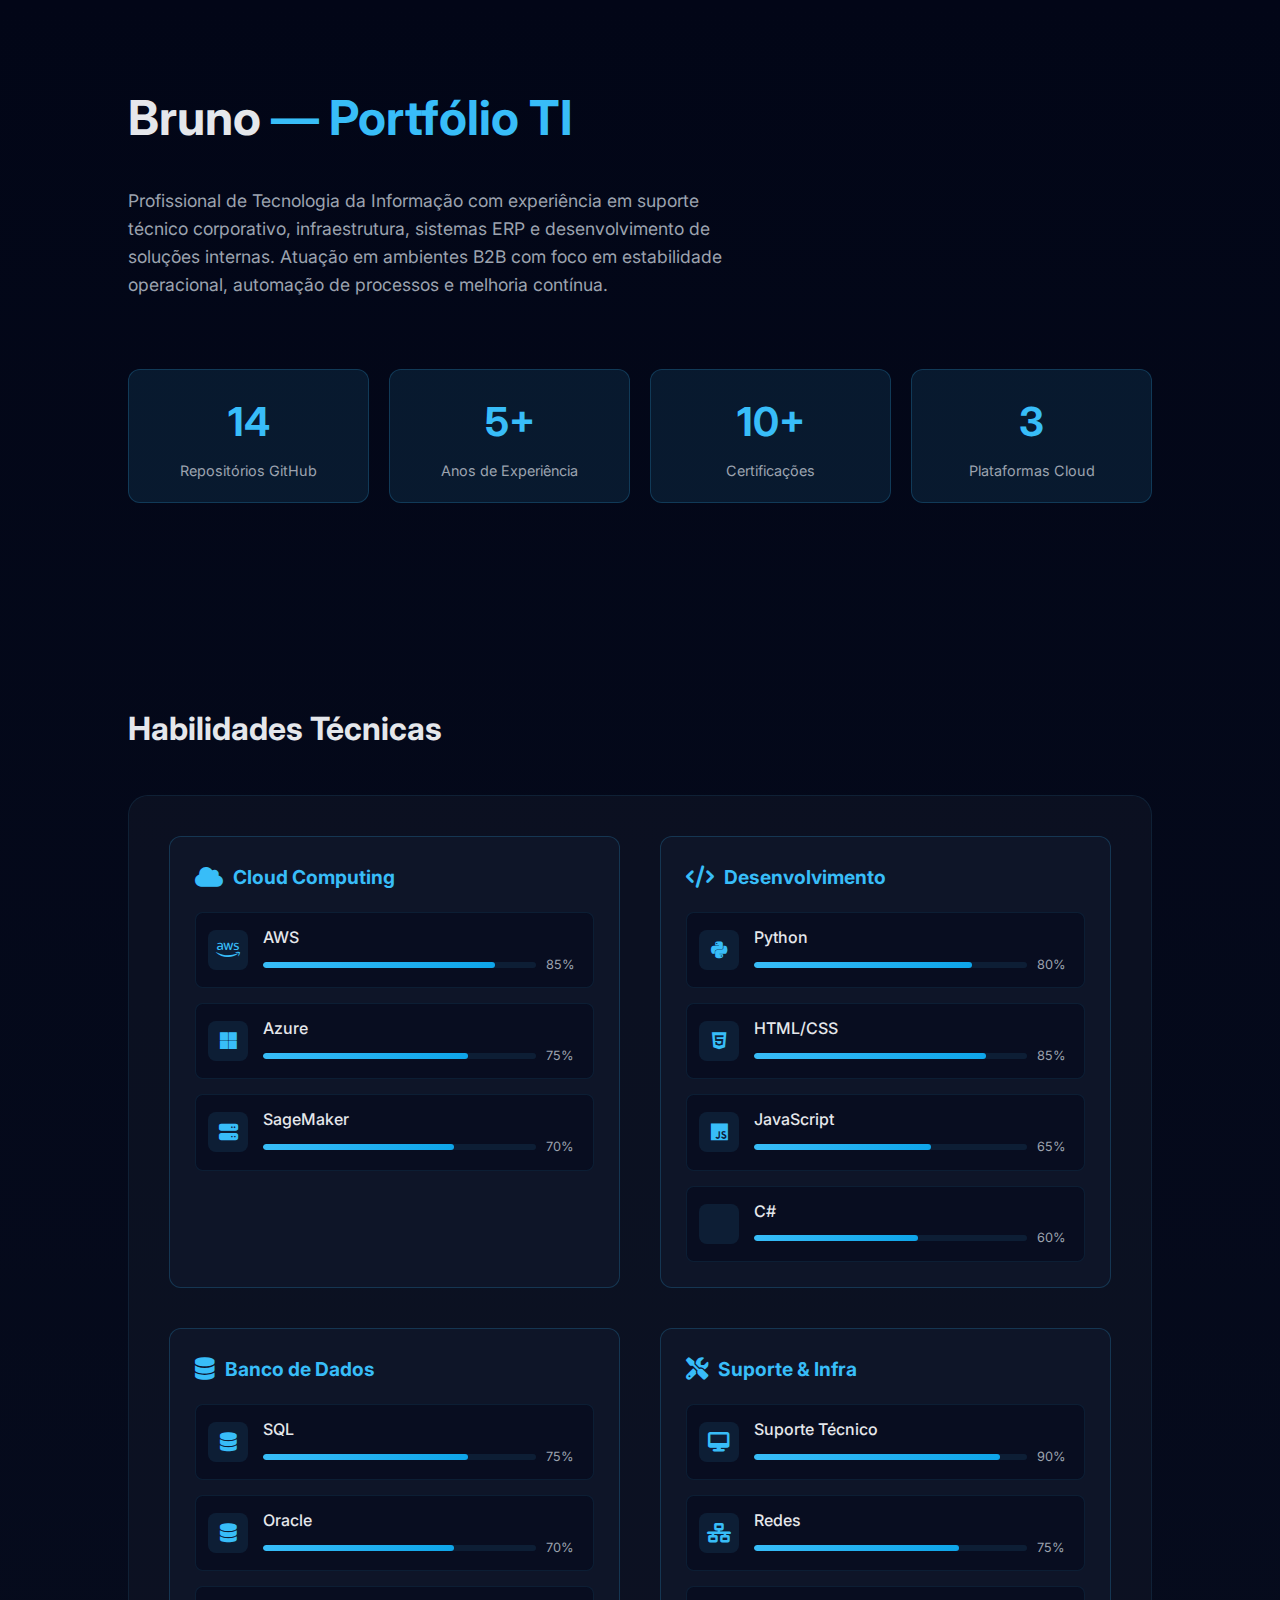
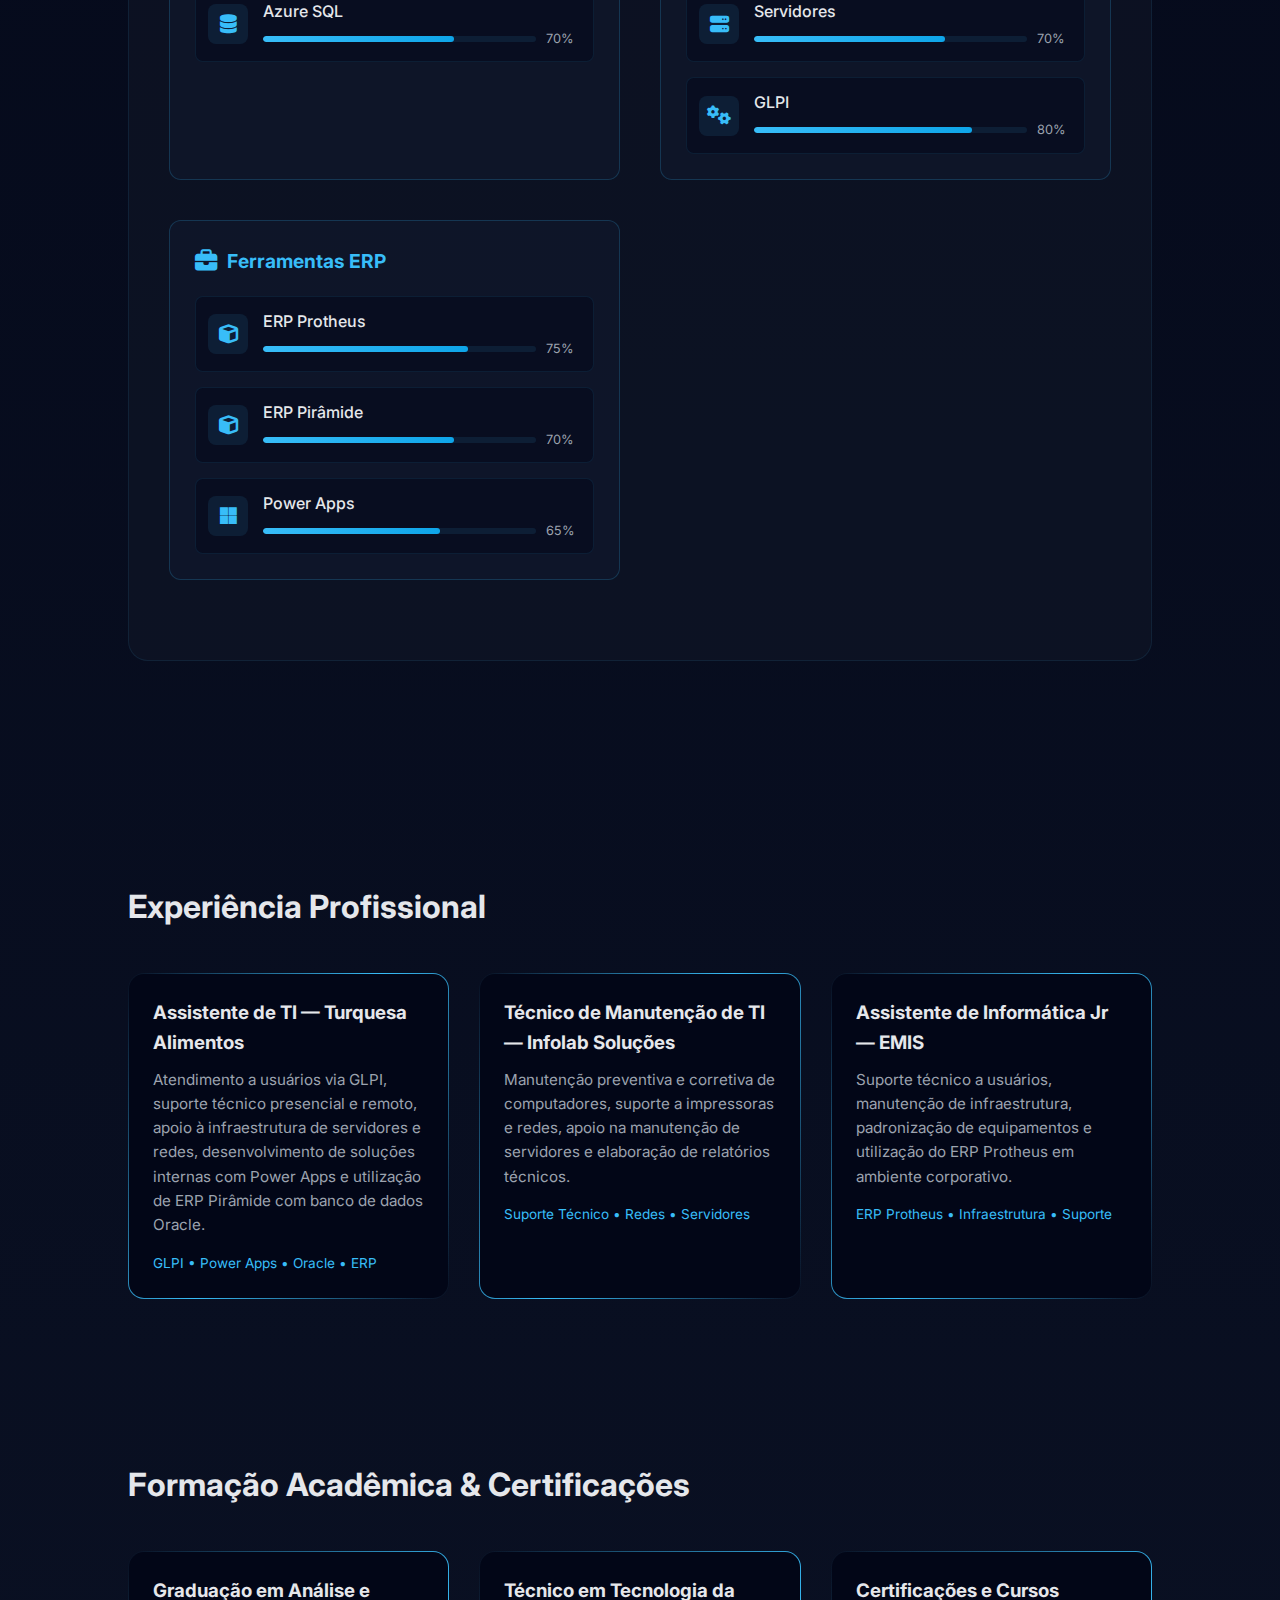
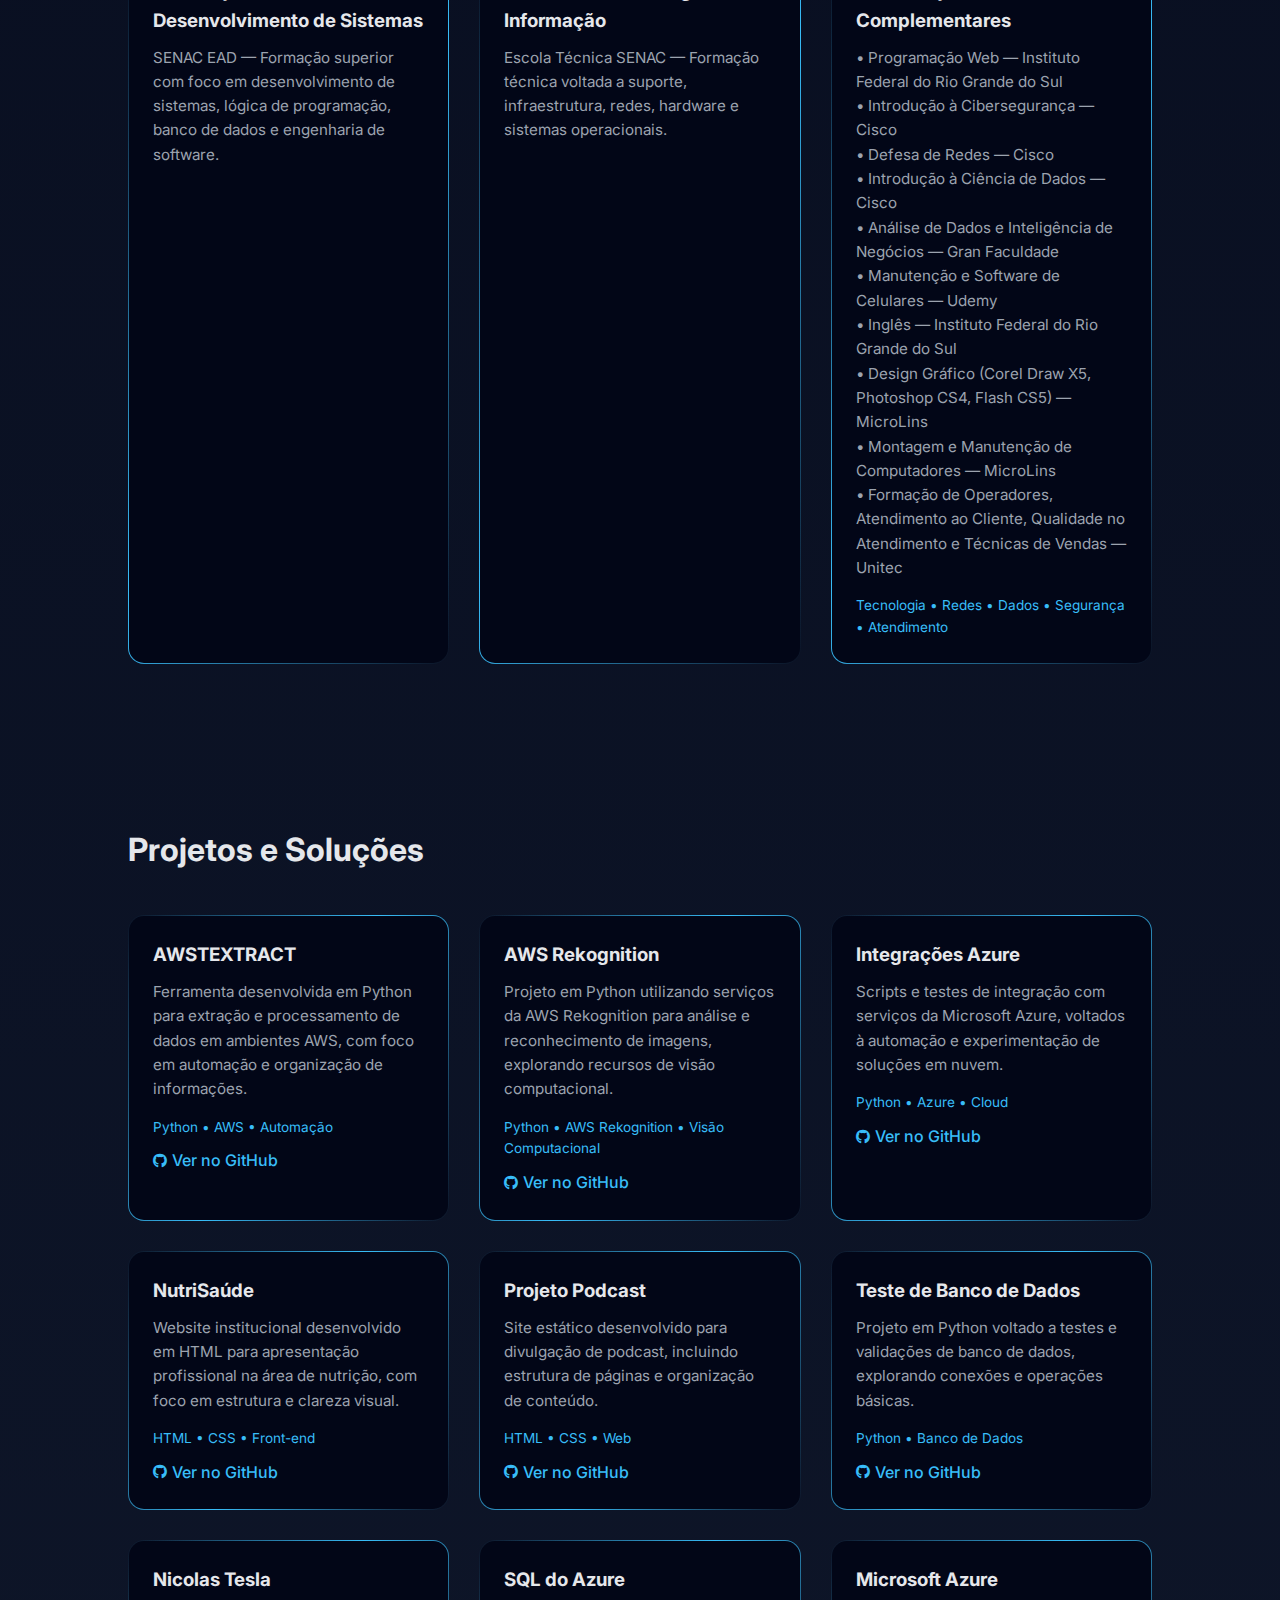
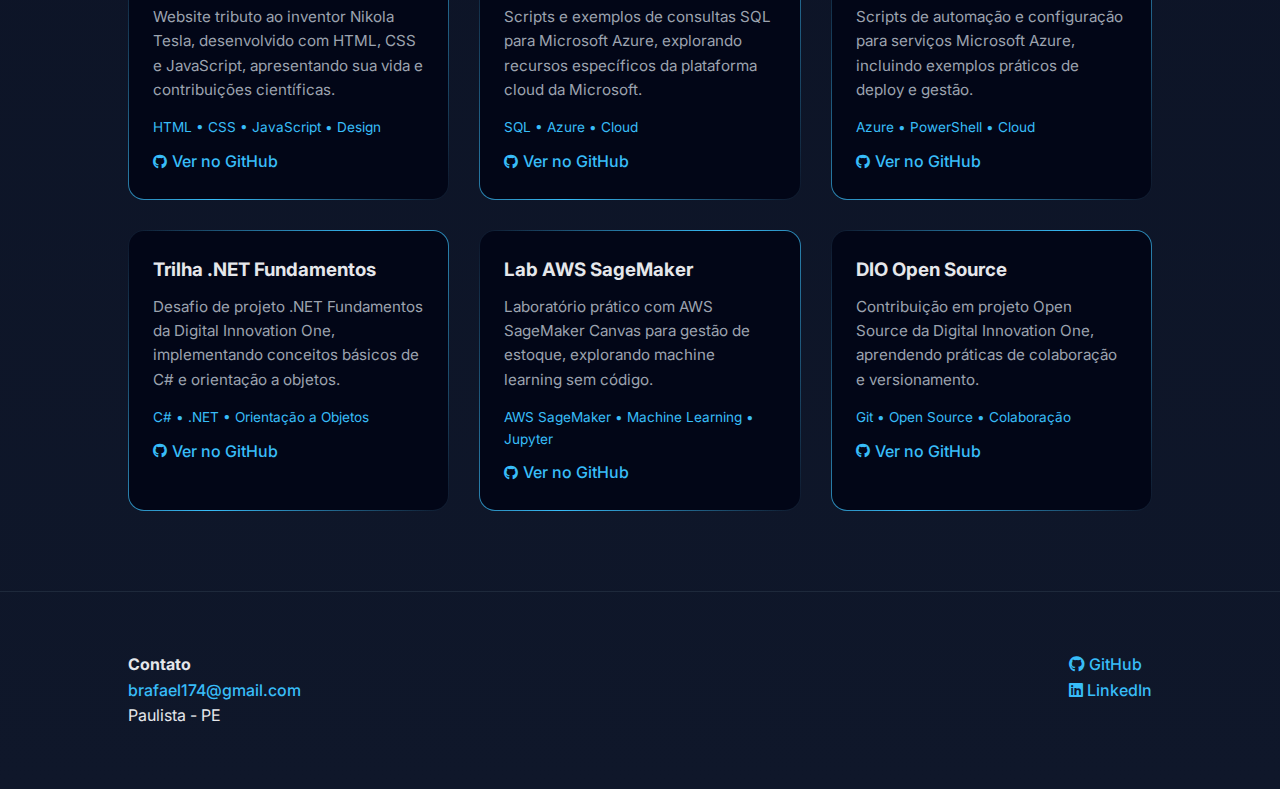
<file: Site Portfolio/portfolio bruno.html>
<!DOCTYPE html>
<html lang="pt-BR">
<head>
  <meta charset="UTF-8" />
  <meta name="description" content="Portfólio profissional de Bruno Rafael, Analista de TI com experiência em suporte corporativo, infraestrutura, ERP, cloud (AWS e Azure), automação e soluções B2B." />
  <meta name="keywords" content="Analista de TI, Suporte Técnico, Infraestrutura, ERP, AWS, Azure, Power Apps, Oracle, Portfólio TI" />
  <meta name="author" content="Bruno Rafael" />
  <meta name="viewport" content="width=device-width, initial-scale=1.0" />
  <title>Bruno Rafael | Analista de TI • Suporte Corporativo • Cloud</title>
  <link rel="preconnect" href="https://fonts.googleapis.com">
  <link rel="preconnect" href="https://fonts.gstatic.com" crossorigin>
  <link href="https://fonts.googleapis.com/css2?family=Inter:wght@300;400;500;600;700&display=swap" rel="stylesheet">
  <link rel="stylesheet" href="https://cdnjs.cloudflare.com/ajax/libs/font-awesome/6.4.0/css/all.min.css">
  <style>
    :root {
      --bg: #0f172a;
      --card: #111827;
      --primary: #38bdf8;
      --text: #e5e7eb;
      --muted: #9ca3af;
    }
    * { margin: 0; padding: 0; box-sizing: border-box; }
    body {
      font-family: 'Inter', sans-serif;
      background: linear-gradient(180deg, #020617, #0f172a);
      color: var(--text);
      line-height: 1.6;
    }
    header {
      padding: 80px 10%;
      display: grid;
      gap: 30px;
    }
    header h1 {
      font-size: 3rem;
      font-weight: 700;
    }
    header span {
      color: var(--primary);
    }
    header p {
      max-width: 600px;
      color: var(--muted);
      font-size: 1.1rem;
    }
    section {
      padding: 80px 10%;
    }
    h2 {
      font-size: 2rem;
      margin-bottom: 40px;
    }
    .projects {
      display: grid;
      grid-template-columns: repeat(auto-fit, minmax(280px, 1fr));
      gap: 30px;
    }
    .card {
      background: linear-gradient(180deg, #020617, #020617) padding-box,
                  linear-gradient(120deg, transparent, var(--primary), transparent) border-box;
      border: 1px solid transparent;
      border-radius: 16px;
      padding: 24px;
      transition: transform 0.3s ease, box-shadow 0.3s ease;
    }
    .card:hover {
      transform: translateY(-6px);
      box-shadow: 0 20px 40px rgba(56,189,248,0.15);
    }
    .card h3 {
      margin-bottom: 10px;
    }
    .card p {
      color: var(--muted);
      font-size: 0.95rem;
    }
    .tech {
      margin-top: 15px;
      font-size: 0.85rem;
      color: var(--primary);
    }
    footer {
      padding: 60px 10%;
      border-top: 1px solid #1e293b;
      display: flex;
      justify-content: space-between;
      flex-wrap: wrap;
      gap: 20px;
    }
    footer a {
      color: var(--primary);
      text-decoration: none;
      font-weight: 500;
    }
    
    /* Skills Section */
    .skills-section {
      background: rgba(17, 24, 39, 0.5);
      border-radius: 20px;
      padding: 40px;
      margin-bottom: 60px;
      border: 1px solid rgba(56, 189, 248, 0.1);
    }
    
    .skills-categories {
      display: grid;
      grid-template-columns: repeat(auto-fit, minmax(300px, 1fr));
      gap: 40px;
      margin-bottom: 40px;
    }
    
    .skill-category {
      background: rgba(15, 23, 42, 0.8);
      padding: 25px;
      border-radius: 12px;
      border: 1px solid rgba(56, 189, 248, 0.2);
    }
    
    .skill-category h3 {
      color: var(--primary);
      margin-bottom: 20px;
      font-size: 1.2rem;
      display: flex;
      align-items: center;
      gap: 10px;
    }
    
    .skill-category h3 i {
      font-size: 1.4rem;
    }
    
    .skills-grid {
      display: grid;
      gap: 15px;
    }
    
    .skill-item {
      display: flex;
      align-items: center;
      gap: 15px;
      padding: 12px;
      background: rgba(2, 6, 23, 0.5);
      border-radius: 8px;
      border: 1px solid rgba(56, 189, 248, 0.1);
      transition: all 0.3s ease;
    }
    
    .skill-item:hover {
      background: rgba(56, 189, 248, 0.1);
      transform: translateY(-2px);
    }
    
    .skill-icon {
      width: 40px;
      height: 40px;
      display: flex;
      align-items: center;
      justify-content: center;
      background: rgba(56, 189, 248, 0.1);
      border-radius: 8px;
      color: var(--primary);
      font-size: 1.2rem;
    }
    
    .skill-info {
      flex: 1;
    }
    
    .skill-name {
      font-weight: 500;
      margin-bottom: 4px;
    }
    
    .skill-level {
      display: flex;
      align-items: center;
      gap: 10px;
    }
    
    .skill-bar {
      flex: 1;
      height: 6px;
      background: rgba(56, 189, 248, 0.1);
      border-radius: 3px;
      overflow: hidden;
    }
    
    .skill-progress {
      height: 100%;
      background: linear-gradient(90deg, var(--primary), #0ea5e9);
      border-radius: 3px;
      transition: width 1s ease;
    }
    
    .skill-percentage {
      font-size: 0.8rem;
      color: var(--muted);
      min-width: 35px;
    }
    
    .project-link {
      color: var(--primary);
      text-decoration: none;
      font-weight: 500;
      display: inline-flex;
      align-items: center;
      gap: 5px;
      margin-top: 10px;
      transition: all 0.3s ease;
    }
    
    .project-link:hover {
      color: #0ea5e9;
      transform: translateX(3px);
    }
    
    .project-link i {
      font-size: 0.9rem;
    }
    
    .stats-grid {
      display: grid;
      grid-template-columns: repeat(auto-fit, minmax(200px, 1fr));
      gap: 20px;
      margin: 40px 0;
    }
    
    .stat-item {
      text-align: center;
      padding: 20px;
      background: rgba(56, 189, 248, 0.1);
      border-radius: 12px;
      border: 1px solid rgba(56, 189, 248, 0.2);
    }
    
    .stat-number {
      font-size: 2.5rem;
      font-weight: 700;
      color: var(--primary);
      margin-bottom: 5px;
    }
    
    .stat-label {
      color: var(--muted);
      font-size: 0.9rem;
    }
  </style>
</head>
<body>
<!-- SEO: estrutura semântica otimizada / Performance: layout leve e responsivo -->

  <header role="banner">
    <h1>Bruno <span>— Portfólio TI</span></h1>
    <p>
      Profissional de Tecnologia da Informação com experiência em suporte técnico corporativo,
      infraestrutura, sistemas ERP e desenvolvimento de soluções internas. Atuação em ambientes
      B2B com foco em estabilidade operacional, automação de processos e melhoria contínua.
    </p>
    
    <div class="stats-grid">
      <div class="stat-item">
        <div class="stat-number">14</div>
        <div class="stat-label">Repositórios GitHub</div>
      </div>
      <div class="stat-item">
        <div class="stat-number">5+</div>
        <div class="stat-label">Anos de Experiência</div>
      </div>
      <div class="stat-item">
        <div class="stat-number">10+</div>
        <div class="stat-label">Certificações</div>
      </div>
      <div class="stat-item">
        <div class="stat-number">3</div>
        <div class="stat-label">Plataformas Cloud</div>
      </div>
    </div>
  </header>

  <section role="region">
    <h2>Habilidades Técnicas</h2>
    <div class="skills-section">
      <div class="skills-categories">
        <div class="skill-category">
          <h3><i class="fas fa-cloud"></i> Cloud Computing</h3>
          <div class="skills-grid">
            <div class="skill-item">
              <div class="skill-icon"><i class="fab fa-aws"></i></div>
              <div class="skill-info">
                <div class="skill-name">AWS</div>
                <div class="skill-level">
                  <div class="skill-bar"><div class="skill-progress" style="width: 85%"></div></div>
                  <span class="skill-percentage">85%</span>
                </div>
              </div>
            </div>
            <div class="skill-item">
              <div class="skill-icon"><i class="fab fa-microsoft"></i></div>
              <div class="skill-info">
                <div class="skill-name">Azure</div>
                <div class="skill-level">
                  <div class="skill-bar"><div class="skill-progress" style="width: 75%"></div></div>
                  <span class="skill-percentage">75%</span>
                </div>
              </div>
            </div>
            <div class="skill-item">
              <div class="skill-icon"><i class="fas fa-server"></i></div>
              <div class="skill-info">
                <div class="skill-name">SageMaker</div>
                <div class="skill-level">
                  <div class="skill-bar"><div class="skill-progress" style="width: 70%"></div></div>
                  <span class="skill-percentage">70%</span>
                </div>
              </div>
            </div>
          </div>
        </div>
        
        <div class="skill-category">
          <h3><i class="fas fa-code"></i> Desenvolvimento</h3>
          <div class="skills-grid">
            <div class="skill-item">
              <div class="skill-icon"><i class="fab fa-python"></i></div>
              <div class="skill-info">
                <div class="skill-name">Python</div>
                <div class="skill-level">
                  <div class="skill-bar"><div class="skill-progress" style="width: 80%"></div></div>
                  <span class="skill-percentage">80%</span>
                </div>
              </div>
            </div>
            <div class="skill-item">
              <div class="skill-icon"><i class="fab fa-html5"></i></div>
              <div class="skill-info">
                <div class="skill-name">HTML/CSS</div>
                <div class="skill-level">
                  <div class="skill-bar"><div class="skill-progress" style="width: 85%"></div></div>
                  <span class="skill-percentage">85%</span>
                </div>
              </div>
            </div>
            <div class="skill-item">
              <div class="skill-icon"><i class="fab fa-js"></i></div>
              <div class="skill-info">
                <div class="skill-name">JavaScript</div>
                <div class="skill-level">
                  <div class="skill-bar"><div class="skill-progress" style="width: 65%"></div></div>
                  <span class="skill-percentage">65%</span>
                </div>
              </div>
            </div>
            <div class="skill-item">
              <div class="skill-icon"><i class="fab fa-csharp"></i></div>
              <div class="skill-info">
                <div class="skill-name">C#</div>
                <div class="skill-level">
                  <div class="skill-bar"><div class="skill-progress" style="width: 60%"></div></div>
                  <span class="skill-percentage">60%</span>
                </div>
              </div>
            </div>
          </div>
        </div>
        
        <div class="skill-category">
          <h3><i class="fas fa-database"></i> Banco de Dados</h3>
          <div class="skills-grid">
            <div class="skill-item">
              <div class="skill-icon"><i class="fas fa-database"></i></div>
              <div class="skill-info">
                <div class="skill-name">SQL</div>
                <div class="skill-level">
                  <div class="skill-bar"><div class="skill-progress" style="width: 75%"></div></div>
                  <span class="skill-percentage">75%</span>
                </div>
              </div>
            </div>
            <div class="skill-item">
              <div class="skill-icon"><i class="fas fa-database"></i></div>
              <div class="skill-info">
                <div class="skill-name">Oracle</div>
                <div class="skill-level">
                  <div class="skill-bar"><div class="skill-progress" style="width: 70%"></div></div>
                  <span class="skill-percentage">70%</span>
                </div>
              </div>
            </div>
            <div class="skill-item">
              <div class="skill-icon"><i class="fas fa-database"></i></div>
              <div class="skill-info">
                <div class="skill-name">Azure SQL</div>
                <div class="skill-level">
                  <div class="skill-bar"><div class="skill-progress" style="width: 70%"></div></div>
                  <span class="skill-percentage">70%</span>
                </div>
              </div>
            </div>
          </div>
        </div>
        
        <div class="skill-category">
          <h3><i class="fas fa-tools"></i> Suporte & Infra</h3>
          <div class="skills-grid">
            <div class="skill-item">
              <div class="skill-icon"><i class="fas fa-desktop"></i></div>
              <div class="skill-info">
                <div class="skill-name">Suporte Técnico</div>
                <div class="skill-level">
                  <div class="skill-bar"><div class="skill-progress" style="width: 90%"></div></div>
                  <span class="skill-percentage">90%</span>
                </div>
              </div>
            </div>
            <div class="skill-item">
              <div class="skill-icon"><i class="fas fa-network-wired"></i></div>
              <div class="skill-info">
                <div class="skill-name">Redes</div>
                <div class="skill-level">
                  <div class="skill-bar"><div class="skill-progress" style="width: 75%"></div></div>
                  <span class="skill-percentage">75%</span>
                </div>
              </div>
            </div>
            <div class="skill-item">
              <div class="skill-icon"><i class="fas fa-server"></i></div>
              <div class="skill-info">
                <div class="skill-name">Servidores</div>
                <div class="skill-level">
                  <div class="skill-bar"><div class="skill-progress" style="width: 70%"></div></div>
                  <span class="skill-percentage">70%</span>
                </div>
              </div>
            </div>
            <div class="skill-item">
              <div class="skill-icon"><i class="fas fa-cogs"></i></div>
              <div class="skill-info">
                <div class="skill-name">GLPI</div>
                <div class="skill-level">
                  <div class="skill-bar"><div class="skill-progress" style="width: 80%"></div></div>
                  <span class="skill-percentage">80%</span>
                </div>
              </div>
            </div>
          </div>
        </div>
        
        <div class="skill-category">
          <h3><i class="fas fa-briefcase"></i> Ferramentas ERP</h3>
          <div class="skills-grid">
            <div class="skill-item">
              <div class="skill-icon"><i class="fas fa-cube"></i></div>
              <div class="skill-info">
                <div class="skill-name">ERP Protheus</div>
                <div class="skill-level">
                  <div class="skill-bar"><div class="skill-progress" style="width: 75%"></div></div>
                  <span class="skill-percentage">75%</span>
                </div>
              </div>
            </div>
            <div class="skill-item">
              <div class="skill-icon"><i class="fas fa-cube"></i></div>
              <div class="skill-info">
                <div class="skill-name">ERP Pirâmide</div>
                <div class="skill-level">
                  <div class="skill-bar"><div class="skill-progress" style="width: 70%"></div></div>
                  <span class="skill-percentage">70%</span>
                </div>
              </div>
            </div>
            <div class="skill-item">
              <div class="skill-icon"><i class="fab fa-microsoft"></i></div>
              <div class="skill-info">
                <div class="skill-name">Power Apps</div>
                <div class="skill-level">
                  <div class="skill-bar"><div class="skill-progress" style="width: 65%"></div></div>
                  <span class="skill-percentage">65%</span>
                </div>
              </div>
            </div>
          </div>
        </div>
      </div>
    </div>
  </section>

  <section role="region">
    <h2>Experiência Profissional</h2>
    <div class="projects">
      <div class="card">
        <h3>Assistente de TI — Turquesa Alimentos</h3>
        <p>Atendimento a usuários via GLPI, suporte técnico presencial e remoto, apoio à infraestrutura de servidores e redes, desenvolvimento de soluções internas com Power Apps e utilização de ERP Pirâmide com banco de dados Oracle.</p>
        <div class="tech">GLPI • Power Apps • Oracle • ERP</div>
      </div>
      <div class="card">
        <h3>Técnico de Manutenção de TI — Infolab Soluções</h3>
        <p>Manutenção preventiva e corretiva de computadores, suporte a impressoras e redes, apoio na manutenção de servidores e elaboração de relatórios técnicos.</p>
        <div class="tech">Suporte Técnico • Redes • Servidores</div>
      </div>
      <div class="card">
        <h3>Assistente de Informática Jr — EMIS</h3>
        <p>Suporte técnico a usuários, manutenção de infraestrutura, padronização de equipamentos e utilização do ERP Protheus em ambiente corporativo.</p>
        <div class="tech">ERP Protheus • Infraestrutura • Suporte</div>
      </div>
    </div>
  </section>

  <section role="region">
    <h2>Formação Acadêmica & Certificações</h2>
    <div class="projects">
      <div class="card">
        <h3>Graduação em Análise e Desenvolvimento de Sistemas</h3>
        <p>SENAC EAD — Formação superior com foco em desenvolvimento de sistemas, lógica de programação, banco de dados e engenharia de software.</p>
      </div>
      <div class="card">
        <h3>Técnico em Tecnologia da Informação</h3>
        <p>Escola Técnica SENAC — Formação técnica voltada a suporte, infraestrutura, redes, hardware e sistemas operacionais.</p>
      </div>
      <div class="card">
        <h3>Certificações e Cursos Complementares</h3>
        <p>
          • Programação Web — Instituto Federal do Rio Grande do Sul<br />
          • Introdução à Cibersegurança — Cisco<br />
          • Defesa de Redes — Cisco<br />
          • Introdução à Ciência de Dados — Cisco<br />
          • Análise de Dados e Inteligência de Negócios — Gran Faculdade<br />
          • Manutenção e Software de Celulares — Udemy<br />
          • Inglês — Instituto Federal do Rio Grande do Sul<br />
          • Design Gráfico (Corel Draw X5, Photoshop CS4, Flash CS5) — MicroLins<br />
          • Montagem e Manutenção de Computadores — MicroLins<br />
          • Formação de Operadores, Atendimento ao Cliente, Qualidade no Atendimento e Técnicas de Vendas — Unitec
        </p>
        <div class="tech">Tecnologia • Redes • Dados • Segurança • Atendimento</div>
      </div>
    </div>
  </section>

  <section role="region">
    <h2>Projetos e Soluções</h2>
    <div class="projects">
      <div class="card">
        <h3>AWSTEXTRACT</h3>
        <p>Ferramenta desenvolvida em Python para extração e processamento de dados em ambientes AWS, com foco em automação e organização de informações.</p>
        <div class="tech">Python • AWS • Automação</div>
        <a href="https://github.com/Brunorsimas/AWSTEXTRACT" class="project-link"><i class="fab fa-github"></i> Ver no GitHub</a>
      </div>
      <div class="card">
        <h3>AWS Rekognition</h3>
        <p>Projeto em Python utilizando serviços da AWS Rekognition para análise e reconhecimento de imagens, explorando recursos de visão computacional.</p>
        <div class="tech">Python • AWS Rekognition • Visão Computacional</div>
        <a href="https://github.com/Brunorsimas/AWS-Rekognition" class="project-link"><i class="fab fa-github"></i> Ver no GitHub</a>
      </div>
      <div class="card">
        <h3>Integrações Azure</h3>
        <p>Scripts e testes de integração com serviços da Microsoft Azure, voltados à automação e experimentação de soluções em nuvem.</p>
        <div class="tech">Python • Azure • Cloud</div>
        <a href="https://github.com/Brunorsimas/Azure" class="project-link"><i class="fab fa-github"></i> Ver no GitHub</a>
      </div>
      <div class="card">
        <h3>NutriSaúde</h3>
        <p>Website institucional desenvolvido em HTML para apresentação profissional na área de nutrição, com foco em estrutura e clareza visual.</p>
        <div class="tech">HTML • CSS • Front-end</div>
        <a href="https://github.com/Brunorsimas/NutriSa-de" class="project-link"><i class="fab fa-github"></i> Ver no GitHub</a>
      </div>
      <div class="card">
        <h3>Projeto Podcast</h3>
        <p>Site estático desenvolvido para divulgação de podcast, incluindo estrutura de páginas e organização de conteúdo.</p>
        <div class="tech">HTML • CSS • Web</div>
        <a href="https://github.com/Brunorsimas/Projeto-Podcast" class="project-link"><i class="fab fa-github"></i> Ver no GitHub</a>
      </div>
      <div class="card">
        <h3>Teste de Banco de Dados</h3>
        <p>Projeto em Python voltado a testes e validações de banco de dados, explorando conexões e operações básicas.</p>
        <div class="tech">Python • Banco de Dados</div>
        <a href="https://github.com/Brunorsimas/Teste-de-Banco.DIO" class="project-link"><i class="fab fa-github"></i> Ver no GitHub</a>
      </div>
      <div class="card">
        <h3>Nicolas Tesla</h3>
        <p>Website tributo ao inventor Nikola Tesla, desenvolvido com HTML, CSS e JavaScript, apresentando sua vida e contribuições científicas.</p>
        <div class="tech">HTML • CSS • JavaScript • Design</div>
        <a href="https://github.com/Brunorsimas/Nicolas-Tesla" class="project-link"><i class="fab fa-github"></i> Ver no GitHub</a>
      </div>
      <div class="card">
        <h3>SQL do Azure</h3>
        <p>Scripts e exemplos de consultas SQL para Microsoft Azure, explorando recursos específicos da plataforma cloud da Microsoft.</p>
        <div class="tech">SQL • Azure • Cloud</div>
        <a href="https://github.com/Brunorsimas/SQL-do-Azure" class="project-link"><i class="fab fa-github"></i> Ver no GitHub</a>
      </div>
      <div class="card">
        <h3>Microsoft Azure</h3>
        <p>Scripts de automação e configuração para serviços Microsoft Azure, incluindo exemplos práticos de deploy e gestão.</p>
        <div class="tech">Azure • PowerShell • Cloud</div>
        <a href="https://github.com/Brunorsimas/Microsoft-Azure" class="project-link"><i class="fab fa-github"></i> Ver no GitHub</a>
      </div>
      <div class="card">
        <h3>Trilha .NET Fundamentos</h3>
        <p>Desafio de projeto .NET Fundamentos da Digital Innovation One, implementando conceitos básicos de C# e orientação a objetos.</p>
        <div class="tech">C# • .NET • Orientação a Objetos</div>
        <a href="https://github.com/Brunorsimas/trilha-net-fundamentos-desafio" class="project-link"><i class="fab fa-github"></i> Ver no GitHub</a>
      </div>
      <div class="card">
        <h3>Lab AWS SageMaker</h3>
        <p>Laboratório prático com AWS SageMaker Canvas para gestão de estoque, explorando machine learning sem código.</p>
        <div class="tech">AWS SageMaker • Machine Learning • Jupyter</div>
        <a href="https://github.com/Brunorsimas/lab-aws-sagemaker-canvas-estoque" class="project-link"><i class="fab fa-github"></i> Ver no GitHub</a>
      </div>
      <div class="card">
        <h3>DIO Open Source</h3>
        <p>Contribuição em projeto Open Source da Digital Innovation One, aprendendo práticas de colaboração e versionamento.</p>
        <div class="tech">Git • Open Source • Colaboração</div>
        <a href="https://github.com/Brunorsimas/dio-lab-open-source" class="project-link"><i class="fab fa-github"></i> Ver no GitHub</a>
      </div>
    </div>
  </section>

  <footer role="contentinfo">
    <div>
      <strong>Contato</strong><br />
      <a href="mailto:brafael174@gmail.com">brafael174@gmail.com</a><br />
      <span>Paulista - PE</span>
    </div>
    <div>
      <a href="https://github.com/Brunorsimas"><i class="fab fa-github"></i> GitHub</a><br />
      <a href="https://www.linkedin.com/in/bruno-rafael-95b781186/"><i class="fab fa-linkedin"></i> LinkedIn</a>
    </div>
  </footer>

</body>
</html>
</file>
<file: dashboard-obras/style.css>
:root {
  --primary: #f59e0b;
  --secondary: #3b82f6;
  --success: #22c55e;
  --danger: #ef4444;
  --warning: #f59e0b;
  --dark: #0f172a;
  --darker: #020617;
  --light: #f5f5f5;
  --text: #1f2937;
  --text-light: #6b7280;
  --border: #e5e7eb;
  --card: #ffffff;
}

* {
  margin: 0;
  padding: 0;
  box-sizing: border-box;
}

html, body {
  width: 100%;
  height: 100%;
}

body {
  font-family: 'Inter', -apple-system, BlinkMacSystemFont, 'Segoe UI', sans-serif;
  background: var(--light);
  color: var(--text);
}

/* Layout */
.container {
  display: flex;
  height: 100vh;
}

/* Sidebar */
.sidebar {
  width: 260px;
  background: linear-gradient(180deg, var(--dark) 0%, var(--darker) 100%);
  color: white;
  display: flex;
  flex-direction: column;
  padding: 24px 0;
  border-right: 1px solid rgba(255,255,255,0.1);
  overflow-y: auto;
}

.logo {
  display: flex;
  align-items: center;
  gap: 12px;
  padding: 0 24px;
  margin-bottom: 40px;
  font-size: 1.5rem;
  font-weight: 700;
  color: var(--primary);
}

.menu {
  flex: 1;
  display: flex;
  flex-direction: column;
  gap: 8px;
  padding: 0 16px;
}

.menu-item {
  display: flex;
  align-items: center;
  gap: 12px;
  padding: 12px 16px;
  border-radius: 8px;
  color: rgba(255,255,255,0.7);
  text-decoration: none;
  transition: all 0.3s ease;
}

.menu-item:hover,
.menu-item.active {
  background: rgba(245, 158, 11, 0.2);
  color: var(--primary);
}

.sidebar-footer {
  padding: 20px 24px;
  border-top: 1px solid rgba(255,255,255,0.1);
  text-align: center;
}

.sidebar-footer p {
  font-size: 0.875rem;
  margin-bottom: 4px;
}

.sidebar-footer small {
  opacity: 0.6;
}

/* Main Content */
.main {
  flex: 1;
  display: flex;
  flex-direction: column;
  overflow: hidden;
}

/* Top Bar */
.topbar {
  background: var(--card);
  border-bottom: 1px solid var(--border);
  padding: 20px 32px;
  display: flex;
  justify-content: space-between;
  align-items: center;
  height: 80px;
}

.topbar-left h1 {
  font-size: 1.75rem;
  margin-bottom: 4px;
  color: var(--text);
}

.topbar-left p {
  font-size: 0.875rem;
  color: var(--text-light);
}

.topbar-right {
  display: flex;
  align-items: center;
  gap: 24px;
}

.search-box {
  position: relative;
  display: flex;
  align-items: center;
}

.search-box i {
  position: absolute;
  left: 12px;
  color: var(--text-light);
}

.search-box input {
  padding: 8px 12px 8px 36px;
  border: 1px solid var(--border);
  border-radius: 6px;
  font-size: 0.875rem;
  width: 200px;
}

.search-box input::placeholder {
  color: var(--text-light);
}

.btn-icon {
  position: relative;
  background: none;
  border: none;
  font-size: 1.25rem;
  color: var(--text);
  cursor: pointer;
  transition: color 0.3s;
}

.btn-icon:hover {
  color: var(--primary);
}

.btn-icon .badge {
  position: absolute;
  top: -8px;
  right: -8px;
  background: var(--danger);
  color: white;
  border-radius: 50%;
  width: 20px;
  height: 20px;
  display: flex;
  align-items: center;
  justify-content: center;
  font-size: 0.75rem;
  font-weight: 600;
}

.user-avatar {
  width: 40px;
  height: 40px;
  background: linear-gradient(135deg, var(--primary), var(--secondary));
  border-radius: 50%;
  display: flex;
  align-items: center;
  justify-content: center;
  color: white;
  font-weight: 600;
  font-size: 0.875rem;
}

/* Content Area */
.content {
  flex: 1;
  overflow-y: auto;
  padding: 32px;
}

.page {
  display: none;
  animation: fadeIn 0.3s ease;
}

.page.active {
  display: block;
}

@keyframes fadeIn {
  from { opacity: 0; }
  to { opacity: 1; }
}

/* KPI Grid */
.kpi-grid {
  display: grid;
  grid-template-columns: repeat(auto-fit, minmax(240px, 1fr));
  gap: 24px;
  margin-bottom: 32px;
}

.kpi-card {
  background: var(--card);
  padding: 24px;
  border-radius: 12px;
  border: 1px solid var(--border);
  box-shadow: 0 1px 3px rgba(0,0,0,0.05);
  transition: all 0.3s ease;
}

.kpi-card:hover {
  transform: translateY(-2px);
  box-shadow: 0 8px 16px rgba(0,0,0,0.1);
  border-color: var(--primary);
}

.kpi-header {
  display: flex;
  justify-content: space-between;
  align-items: flex-start;
  margin-bottom: 16px;
}

.kpi-header h3 {
  font-size: 0.875rem;
  font-weight: 600;
  color: var(--text-light);
  text-transform: uppercase;
  letter-spacing: 0.5px;
}

.kpi-header i {
  font-size: 1.5rem;
}

.kpi-card.total .kpi-header i { color: var(--secondary); }
.kpi-card.em-andamento .kpi-header i { color: var(--warning); }
.kpi-card.concluido .kpi-header i { color: var(--success); }
.kpi-card.atrasado .kpi-header i { color: var(--danger); }

.kpi-value {
  font-size: 2.5rem;
  font-weight: 700;
  margin-bottom: 8px;
  color: var(--text);
}

.kpi-subtitle {
  font-size: 0.875rem;
  color: var(--text-light);
  margin-bottom: 8px;
}

.kpi-trend {
  font-size: 0.8rem;
  padding: 6px 8px;
  background: rgba(34, 197, 94, 0.1);
  color: var(--success);
  border-radius: 4px;
  display: inline-block;
}

.kpi-card.atrasado .kpi-trend {
  background: rgba(239, 68, 68, 0.1);
  color: var(--danger);
}

/* Charts Grid */
.charts-grid {
  display: grid;
  grid-template-columns: 1fr 1fr;
  gap: 24px;
  margin-bottom: 32px;
}

@media (max-width: 1200px) {
  .charts-grid {
    grid-template-columns: 1fr;
  }
}

.chart-card {
  background: var(--card);
  padding: 24px;
  border-radius: 12px;
  border: 1px solid var(--border);
  box-shadow: 0 1px 3px rgba(0,0,0,0.05);
}

.chart-card.full-width {
  grid-column: 1 / -1;
}

.chart-card h3 {
  margin-bottom: 24px;
  font-size: 1.125rem;
  color: var(--text);
}

/* Progress List */
.progress-list {
  display: flex;
  flex-direction: column;
  gap: 20px;
}

.progress-item {
  display: flex;
  flex-direction: column;
  gap: 8px;
}

.progress-header {
  display: flex;
  justify-content: space-between;
  align-items: center;
  font-size: 0.875rem;
}

.progress-name {
  font-weight: 500;
  color: var(--text);
}

.progress-percent {
  font-weight: 600;
  color: var(--primary);
}

.progress-bar {
  width: 100%;
  height: 8px;
  background: var(--light);
  border-radius: 4px;
  overflow: hidden;
}

.progress-fill {
  height: 100%;
  border-radius: 4px;
  transition: width 0.5s ease;
}

.progress-fill.concluido {
  background: linear-gradient(90deg, var(--success), #16a34a);
}

.progress-fill.em-andamento {
  background: linear-gradient(90deg, var(--warning), #d97706);
}

/* Status Chart */
.status-chart {
  display: flex;
  align-items: center;
  gap: 40px;
}

.chart-donut {
  position: relative;
  width: 150px;
  height: 150px;
}

.chart-donut svg {
  width: 100%;
  height: 100%;
  transform: rotate(-90deg);
}

.chart-center {
  position: absolute;
  top: 50%;
  left: 50%;
  transform: translate(-50%, -50%);
  text-align: center;
}

.chart-label {
  display: block;
  font-size: 1.75rem;
  font-weight: 700;
  color: var(--text);
}

.chart-center small {
  display: block;
  color: var(--text-light);
  font-size: 0.75rem;
}

.chart-legend {
  display: flex;
  flex-direction: column;
  gap: 12px;
}

.legend-item {
  display: flex;
  align-items: center;
  gap: 8px;
  font-size: 0.875rem;
}

.legend-dot {
  width: 10px;
  height: 10px;
  border-radius: 50%;
}

/* Timeline */
.timeline {
  display: flex;
  flex-direction: column;
  gap: 0;
}

.timeline-item {
  display: flex;
  gap: 16px;
  padding: 20px;
  border-left: 2px solid var(--border);
  position: relative;
}

.timeline-item:last-child {
  border-left-color: transparent;
}

.timeline-dot {
  width: 12px;
  height: 12px;
  border-radius: 50%;
  margin-top: 4px;
  position: absolute;
  left: -7px;
  border: 3px solid var(--card);
}

.timeline-content {
  flex: 1;
}

.timeline-content h4 {
  margin-bottom: 4px;
  color: var(--text);
  font-size: 0.95rem;
}

.timeline-content p {
  color: var(--text-light);
  font-size: 0.875rem;
  margin-bottom: 8px;
}

.timeline-time {
  font-size: 0.75rem;
  color: var(--text-light);
}

/* Obras Page */
.filter-bar {
  display: flex;
  justify-content: space-between;
  align-items: center;
  margin-bottom: 24px;
  gap: 16px;
}

.filter-group {
  display: flex;
  gap: 12px;
}

.filter-group select,
.filter-group input {
  padding: 10px 12px;
  border: 1px solid var(--border);
  border-radius: 6px;
  font-size: 0.875rem;
  background: var(--card);
  color: var(--text);
}

.filter-group input {
  width: 200px;
}

.obras-grid {
  display: grid;
  grid-template-columns: repeat(auto-fill, minmax(300px, 1fr));
  gap: 24px;
}

.obra-card {
  background: var(--card);
  border: 1px solid var(--border);
  border-radius: 12px;
  overflow: hidden;
  transition: all 0.3s ease;
  display: flex;
  flex-direction: column;
}

.obra-card:hover {
  transform: translateY(-4px);
  box-shadow: 0 12px 24px rgba(0,0,0,0.1);
  border-color: var(--primary);
}

.obra-header {
  padding: 20px;
  background: linear-gradient(135deg, rgba(245,158,11,0.1), rgba(59,130,246,0.1));
  border-bottom: 1px solid var(--border);
}

.obra-header h3 {
  margin-bottom: 4px;
  color: var(--text);
}

.obra-status {
  display: inline-block;
  padding: 4px 8px;
  border-radius: 4px;
  font-size: 0.75rem;
  font-weight: 600;
  text-transform: uppercase;
}

.obra-status.concluido {
  background: rgba(34, 197, 94, 0.1);
  color: var(--success);
}

.obra-status.em-andamento {
  background: rgba(245, 158, 11, 0.1);
  color: var(--warning);
}

.obra-status.planejado {
  background: rgba(59, 130, 246, 0.1);
  color: var(--secondary);
}

.obra-body {
  padding: 20px;
  flex: 1;
}

.obra-item {
  margin-bottom: 16px;
}

.obra-item:last-child {
  margin-bottom: 0;
}

.obra-label {
  font-size: 0.75rem;
  color: var(--text-light);
  text-transform: uppercase;
  letter-spacing: 0.5px;
  margin-bottom: 4px;
}

.obra-value {
  font-size: 0.95rem;
  color: var(--text);
  font-weight: 500;
}

.obra-footer {
  padding: 16px 20px;
  background: var(--light);
  border-top: 1px solid var(--border);
  display: flex;
  gap: 8px;
}

.obra-footer button {
  flex: 1;
  padding: 8px;
  border: 1px solid var(--border);
  background: var(--card);
  border-radius: 6px;
  cursor: pointer;
  font-size: 0.8rem;
  transition: all 0.3s;
}

.obra-footer button:hover {
  border-color: var(--primary);
  color: var(--primary);
}

/* Buttons */
.btn-primary,
.btn-secondary {
  padding: 10px 20px;
  border: none;
  border-radius: 6px;
  font-weight: 600;
  cursor: pointer;
  transition: all 0.3s ease;
  font-size: 0.875rem;
}

.btn-primary {
  background: var(--primary);
  color: white;
}

.btn-primary:hover {
  background: #d97706;
  transform: translateY(-1px);
}

.btn-secondary {
  background: var(--light);
  color: var(--text);
  border: 1px solid var(--border);
}

.btn-secondary:hover {
  background: var(--card);
  border-color: var(--primary);
  color: var(--primary);
}

/* Timeline Page */
.timeline-container {
  background: var(--card);
  padding: 24px;
  border-radius: 12px;
  border: 1px solid var(--border);
}

.timeline-container h2 {
  margin-bottom: 24px;
}

.gantt-chart {
  overflow-x: auto;
}

.gantt-row {
  display: flex;
  margin-bottom: 16px;
  gap: 12px;
}

.gantt-label {
  width: 200px;
  font-size: 0.875rem;
  font-weight: 500;
  padding: 8px;
  white-space: nowrap;
  overflow: hidden;
  text-overflow: ellipsis;
}

.gantt-bar {
  flex: 1;
  position: relative;
  height: 32px;
  background: var(--light);
  border-radius: 4px;
}

.gantt-task {
  position: absolute;
  height: 100%;
  border-radius: 4px;
  display: flex;
  align-items: center;
  padding: 0 8px;
  color: white;
  font-size: 0.75rem;
  font-weight: 600;
  white-space: nowrap;
}

.gantt-task.concluido {
  background: linear-gradient(90deg, var(--success), #16a34a);
}

.gantt-task.em-andamento {
  background: linear-gradient(90deg, var(--warning), #d97706);
}

.gantt-task.planejado {
  background: linear-gradient(90deg, var(--secondary), #2563eb);
}

/* Relatórios Page */
.relatorios-container {
  max-width: 1000px;
}

.relatorios-container h2 {
  margin-bottom: 32px;
}

.relatorios-grid {
  display: grid;
  grid-template-columns: repeat(auto-fit, minmax(250px, 1fr));
  gap: 24px;
}

.relatorio-card {
  background: var(--card);
  padding: 32px;
  border-radius: 12px;
  border: 1px solid var(--border);
  text-align: center;
  transition: all 0.3s ease;
}

.relatorio-card:hover {
  transform: translateY(-4px);
  box-shadow: 0 12px 24px rgba(0,0,0,0.1);
  border-color: var(--primary);
}

.relatorio-card i {
  font-size: 3rem;
  color: var(--primary);
  margin-bottom: 16px;
}

.relatorio-card h3 {
  margin-bottom: 8px;
}

.relatorio-card p {
  color: var(--text-light);
  margin-bottom: 16px;
  font-size: 0.875rem;
}

/* Scrollbar */
::-webkit-scrollbar {
  width: 8px;
  height: 8px;
}

::-webkit-scrollbar-track {
  background: var(--light);
}

::-webkit-scrollbar-thumb {
  background: #d1d5db;
  border-radius: 4px;
}

::-webkit-scrollbar-thumb:hover {
  background: #9ca3af;
}

/* Responsive */
@media (max-width: 768px) {
  .container {
    flex-direction: column;
  }

  .sidebar {
    width: 100%;
    flex-direction: row;
    height: auto;
    padding: 12px;
  }

  .logo {
    margin-bottom: 0;
  }

  .menu {
    flex-direction: row;
    flex: 1;
    padding: 0;
  }

  .sidebar-footer {
    border: none;
    padding: 0;
    margin-left: auto;
  }

  .topbar {
    flex-direction: column;
    gap: 16px;
    height: auto;
  }

  .topbar-right {
    width: 100%;
    justify-content: space-between;
  }

  .search-box input {
    width: 100%;
  }

  .content {
    padding: 16px;
  }

  .kpi-grid {
    grid-template-columns: repeat(2, 1fr);
  }

  .charts-grid {
    grid-template-columns: 1fr;
  }

  .status-chart {
    flex-direction: column;
  }
}
</file>
<file: sistema-gestao-projetos/style.css>
/* Reset and Base Styles */
* {
  margin: 0;
  padding: 0;
  box-sizing: border-box;
}

:root {
  --primary-color: #f59e0b;
  --secondary-color: #0f172a;
  --background: #020617;
  --card-bg: #111827;
  --text-primary: #e5e7eb;
  --text-secondary: #9ca3af;
  --border-color: #1e293b;
  --success: #22c55e;
  --warning: #f59e0b;
  --danger: #ef4444;
  --info: #3b82f6;
}

body {
  font-family: 'Inter', -apple-system, BlinkMacSystemFont, 'Segoe UI', sans-serif;
  background: linear-gradient(180deg, #020617, #0f172a);
  color: var(--text-primary);
  line-height: 1.6;
  min-height: 100vh;
}

.container {
  max-width: 1400px;
  margin: 0 auto;
  padding: 0 20px;
}

/* Header */
.header {
  background: var(--card-bg);
  border-bottom: 1px solid var(--border-color);
  padding: 1rem 0;
  position: sticky;
  top: 0;
  z-index: 100;
  backdrop-filter: blur(10px);
}

.header-content {
  display: flex;
  justify-content: space-between;
  align-items: center;
}

.logo {
  display: flex;
  align-items: center;
  gap: 12px;
  font-size: 1.5rem;
  font-weight: 700;
  color: var(--primary-color);
}

.logo i {
  font-size: 2rem;
}

.header-actions {
  display: flex;
  align-items: center;
  gap: 20px;
}

.user-menu {
  display: flex;
  align-items: center;
  gap: 8px;
  color: var(--text-secondary);
}

.user-menu i {
  font-size: 1.5rem;
  color: var(--primary-color);
}

/* Buttons */
.btn {
  padding: 10px 20px;
  border: none;
  border-radius: 8px;
  font-size: 0.9rem;
  font-weight: 500;
  cursor: pointer;
  transition: all 0.3s ease;
  display: inline-flex;
  align-items: center;
  gap: 8px;
  text-decoration: none;
}

.btn-primary {
  background: var(--primary-color);
  color: var(--background);
}

.btn-primary:hover {
  background: #d97706;
  transform: translateY(-2px);
  box-shadow: 0 10px 20px rgba(245, 158, 11, 0.3);
}

.btn-secondary {
  background: var(--card-bg);
  color: var(--text-primary);
  border: 1px solid var(--border-color);
}

.btn-secondary:hover {
  background: var(--border-color);
}

/* Stats Grid */
.stats-grid {
  display: grid;
  grid-template-columns: repeat(auto-fit, minmax(250px, 1fr));
  gap: 20px;
  margin: 2rem 0;
}

.stat-card {
  background: linear-gradient(180deg, var(--card-bg), #0a0f1f);
  border: 1px solid var(--border-color);
  border-radius: 16px;
  padding: 24px;
  display: flex;
  align-items: center;
  gap: 16px;
  transition: transform 0.3s ease, box-shadow 0.3s ease;
}

.stat-card:hover {
  transform: translateY(-4px);
  box-shadow: 0 20px 40px rgba(0, 0, 0, 0.3);
}

.stat-icon {
  width: 60px;
  height: 60px;
  background: linear-gradient(135deg, var(--primary-color), #d97706);
  border-radius: 12px;
  display: flex;
  align-items: center;
  justify-content: center;
  font-size: 1.5rem;
  color: var(--background);
}

.stat-content h3 {
  font-size: 2rem;
  font-weight: 700;
  color: var(--text-primary);
}

.stat-content p {
  color: var(--text-secondary);
  font-size: 0.9rem;
}

/* Filters */
.filters {
  display: flex;
  justify-content: space-between;
  align-items: center;
  margin: 2rem 0;
  flex-wrap: wrap;
  gap: 20px;
}

.search-box {
  position: relative;
  flex: 1;
  max-width: 400px;
}

.search-box i {
  position: absolute;
  left: 15px;
  top: 50%;
  transform: translateY(-50%);
  color: var(--text-secondary);
}

.search-box input {
  width: 100%;
  padding: 12px 15px 12px 45px;
  background: var(--card-bg);
  border: 1px solid var(--border-color);
  border-radius: 8px;
  color: var(--text-primary);
  font-size: 0.9rem;
}

.search-box input:focus {
  outline: none;
  border-color: var(--primary-color);
  box-shadow: 0 0 0 3px rgba(245, 158, 11, 0.1);
}

.filter-options {
  display: flex;
  gap: 12px;
}

.filter-options select {
  padding: 12px 15px;
  background: var(--card-bg);
  border: 1px solid var(--border-color);
  border-radius: 8px;
  color: var(--text-primary);
  font-size: 0.9rem;
  cursor: pointer;
}

.filter-options select:focus {
  outline: none;
  border-color: var(--primary-color);
}

/* Projects Section */
.projects-section {
  margin: 2rem 0;
}

.projects-section h2 {
  font-size: 1.8rem;
  margin-bottom: 1.5rem;
  color: var(--text-primary);
}

.projects-grid {
  display: grid;
  grid-template-columns: repeat(auto-fill, minmax(350px, 1fr));
  gap: 24px;
}

.project-card {
  background: linear-gradient(180deg, var(--card-bg), #0a0f1f);
  border: 1px solid var(--border-color);
  border-radius: 16px;
  padding: 24px;
  transition: transform 0.3s ease, box-shadow 0.3s ease;
  cursor: pointer;
}

.project-card:hover {
  transform: translateY(-6px);
  box-shadow: 0 20px 40px rgba(0, 0, 0, 0.4);
  border-color: var(--primary-color);
}

.project-header {
  display: flex;
  justify-content: space-between;
  align-items: start;
  margin-bottom: 16px;
}

.project-title {
  font-size: 1.2rem;
  font-weight: 600;
  color: var(--text-primary);
  margin-bottom: 4px;
}

.project-client {
  color: var(--text-secondary);
  font-size: 0.9rem;
}

.project-status {
  padding: 4px 12px;
  border-radius: 20px;
  font-size: 0.8rem;
  font-weight: 500;
}

.status-planejamento {
  background: rgba(59, 130, 246, 0.2);
  color: #60a5fa;
}

.status-andamento {
  background: rgba(245, 158, 11, 0.2);
  color: var(--primary-color);
}

.status-concluido {
  background: rgba(34, 197, 94, 0.2);
  color: var(--success);
}

.status-atrasado {
  background: rgba(239, 68, 68, 0.2);
  color: var(--danger);
}

.project-info {
  display: grid;
  grid-template-columns: 1fr 1fr;
  gap: 12px;
  margin: 16px 0;
}

.info-item {
  display: flex;
  flex-direction: column;
  gap: 4px;
}

.info-label {
  color: var(--text-secondary);
  font-size: 0.8rem;
}

.info-value {
  color: var(--text-primary);
  font-weight: 500;
  font-size: 0.9rem;
}

.progress-container {
  margin: 16px 0;
}

.progress-label {
  display: flex;
  justify-content: space-between;
  margin-bottom: 8px;
  font-size: 0.9rem;
}

.progress-bar {
  height: 8px;
  background: var(--border-color);
  border-radius: 4px;
  overflow: hidden;
}

.progress-fill {
  height: 100%;
  background: linear-gradient(90deg, var(--primary-color), #d97706);
  border-radius: 4px;
  transition: width 0.3s ease;
}

.project-actions {
  display: flex;
  gap: 8px;
  margin-top: 16px;
}

.project-actions button {
  padding: 8px 12px;
  font-size: 0.8rem;
}

/* Modal */
.modal {
  display: none;
  position: fixed;
  z-index: 1000;
  left: 0;
  top: 0;
  width: 100%;
  height: 100%;
  background: rgba(0, 0, 0, 0.8);
  backdrop-filter: blur(5px);
}

.modal-content {
  background: var(--card-bg);
  margin: 5% auto;
  padding: 0;
  border: 1px solid var(--border-color);
  border-radius: 16px;
  width: 90%;
  max-width: 500px;
  max-height: 90vh;
  overflow-y: auto;
  animation: modalSlideIn 0.3s ease;
}

.modal-large {
  max-width: 900px;
}

@keyframes modalSlideIn {
  from {
    opacity: 0;
    transform: translateY(-50px);
  }
  to {
    opacity: 1;
    transform: translateY(0);
  }
}

.modal-header {
  display: flex;
  justify-content: space-between;
  align-items: center;
  padding: 24px;
  border-bottom: 1px solid var(--border-color);
}

.modal-header h2 {
  color: var(--text-primary);
}

.close {
  color: var(--text-secondary);
  font-size: 28px;
  font-weight: bold;
  cursor: pointer;
  transition: color 0.3s ease;
}

.close:hover {
  color: var(--text-primary);
}

.modal-body {
  padding: 24px;
}

/* Forms */
.form-group {
  margin-bottom: 20px;
}

.form-group label {
  display: block;
  margin-bottom: 8px;
  color: var(--text-primary);
  font-weight: 500;
}

.form-group input,
.form-group select,
.form-group textarea {
  width: 100%;
  padding: 12px 15px;
  background: var(--background);
  border: 1px solid var(--border-color);
  border-radius: 8px;
  color: var(--text-primary);
  font-size: 0.9rem;
}

.form-group input:focus,
.form-group select:focus,
.form-group textarea:focus {
  outline: none;
  border-color: var(--primary-color);
  box-shadow: 0 0 0 3px rgba(245, 158, 11, 0.1);
}

.form-actions {
  display: flex;
  gap: 12px;
  justify-content: flex-end;
  margin-top: 24px;
}

/* Project Details */
.project-details {
  display: grid;
  gap: 24px;
}

.project-info {
  display: grid;
  grid-template-columns: repeat(auto-fit, minmax(250px, 1fr));
  gap: 16px;
}

.info-group {
  display: flex;
  flex-direction: column;
  gap: 4px;
}

.info-group label {
  color: var(--text-secondary);
  font-size: 0.9rem;
  font-weight: 500;
}

.info-group span {
  color: var(--text-primary);
  font-weight: 600;
}

/* Tabs */
.project-tabs {
  background: var(--background);
  border-radius: 12px;
  overflow: hidden;
}

.tab-buttons {
  display: flex;
  background: var(--border-color);
}

.tab-btn {
  flex: 1;
  padding: 16px;
  background: transparent;
  border: none;
  color: var(--text-secondary);
  cursor: pointer;
  transition: all 0.3s ease;
  font-weight: 500;
}

.tab-btn.active {
  background: var(--primary-color);
  color: var(--background);
}

.tab-btn:hover:not(.active) {
  background: rgba(255, 255, 255, 0.1);
}

.tab-content {
  padding: 24px;
}

.tab-pane {
  display: none;
}

.tab-pane.active {
  display: block;
}

/* Etapas */
.etapas-list {
  display: grid;
  gap: 12px;
  margin-bottom: 20px;
}

.etapa-item {
  background: var(--card-bg);
  border: 1px solid var(--border-color);
  border-radius: 8px;
  padding: 16px;
  display: flex;
  align-items: center;
  gap: 16px;
}

.etapa-checkbox {
  width: 20px;
  height: 20px;
  accent-color: var(--primary-color);
}

.etapa-info {
  flex: 1;
}

.etapa-nome {
  font-weight: 500;
  margin-bottom: 4px;
}

.etapa-data {
  color: var(--text-secondary);
  font-size: 0.9rem;
}

.etapa-status {
  padding: 4px 12px;
  border-radius: 20px;
  font-size: 0.8rem;
  font-weight: 500;
}

/* Documentos */
.documentos-list {
  display: grid;
  gap: 12px;
  margin-bottom: 20px;
}

.documento-item {
  background: var(--card-bg);
  border: 1px solid var(--border-color);
  border-radius: 8px;
  padding: 16px;
  display: flex;
  align-items: center;
  gap: 16px;
}

.documento-icon {
  width: 40px;
  height: 40px;
  background: var(--primary-color);
  border-radius: 8px;
  display: flex;
  align-items: center;
  justify-content: center;
  color: var(--background);
}

.documento-info {
  flex: 1;
}

.documento-nome {
  font-weight: 500;
  margin-bottom: 4px;
}

.documento-data {
  color: var(--text-secondary);
  font-size: 0.9rem;
}

/* Equipe */
.equipe-list {
  display: grid;
  gap: 12px;
  margin-bottom: 20px;
}

.membro-item {
  background: var(--card-bg);
  border: 1px solid var(--border-color);
  border-radius: 8px;
  padding: 16px;
  display: flex;
  align-items: center;
  gap: 16px;
}

.membro-avatar {
  width: 40px;
  height: 40px;
  background: var(--primary-color);
  border-radius: 50%;
  display: flex;
  align-items: center;
  justify-content: center;
  color: var(--background);
  font-weight: 600;
}

.membro-info {
  flex: 1;
}

.membro-nome {
  font-weight: 500;
  margin-bottom: 4px;
}

.membro-funcao {
  color: var(--text-secondary);
  font-size: 0.9rem;
}

/* Responsive Design */
@media (max-width: 768px) {
  .container {
    padding: 0 15px;
  }
  
  .header-content {
    flex-direction: column;
    gap: 16px;
  }
  
  .filters {
    flex-direction: column;
    align-items: stretch;
  }
  
  .search-box {
    max-width: none;
  }
  
  .filter-options {
    flex-direction: column;
  }
  
  .projects-grid {
    grid-template-columns: 1fr;
  }
  
  .stats-grid {
    grid-template-columns: 1fr;
  }
  
  .project-info {
    grid-template-columns: 1fr;
  }
  
  .modal-content {
    width: 95%;
    margin: 10% auto;
  }
  
  .tab-buttons {
    flex-direction: column;
  }
}

/* Scrollbar Styling */
::-webkit-scrollbar {
  width: 8px;
}

::-webkit-scrollbar-track {
  background: var(--background);
}

::-webkit-scrollbar-thumb {
  background: var(--border-color);
  border-radius: 4px;
}

::-webkit-scrollbar-thumb:hover {
  background: var(--text-secondary);
}
</file>
